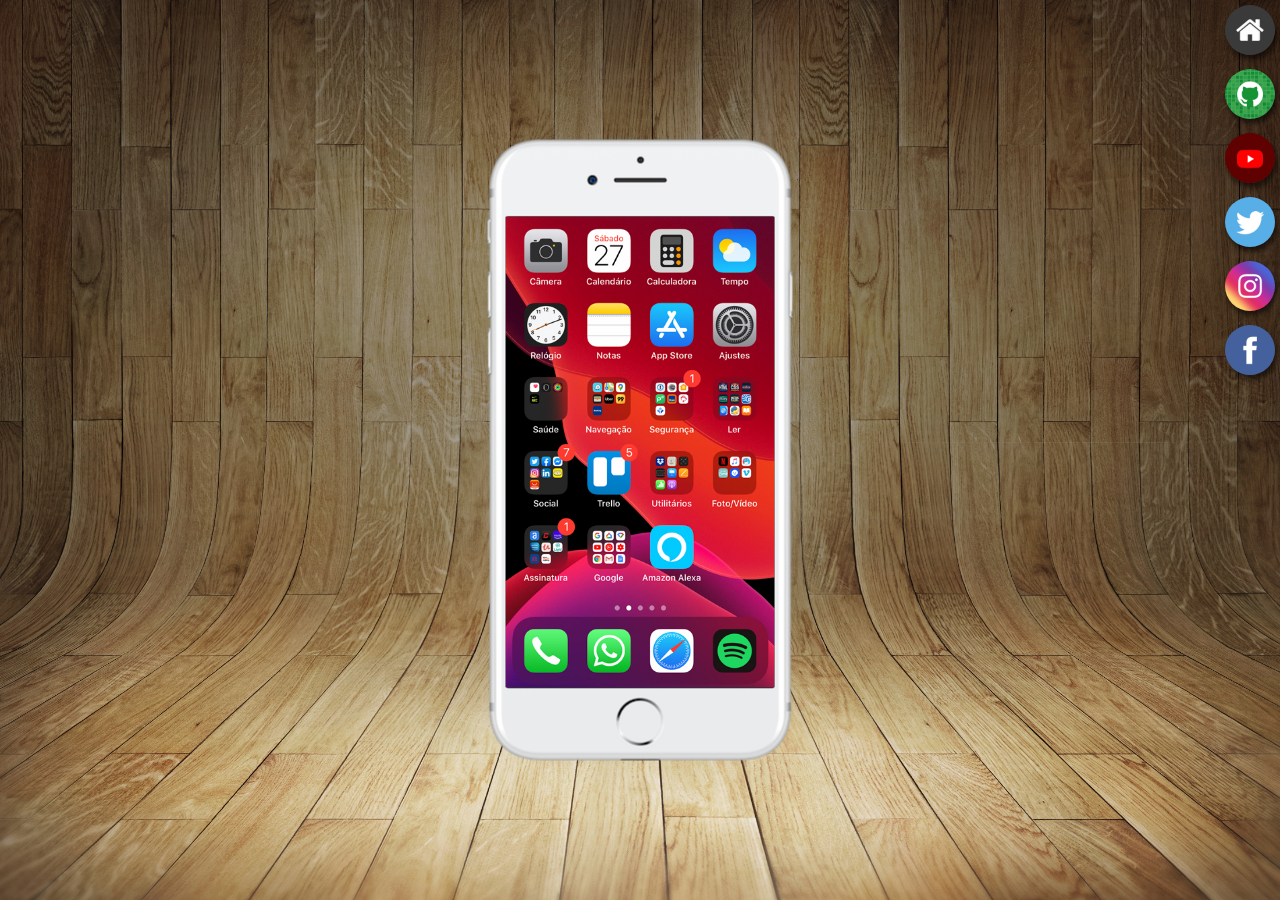
<file: index.html>
<!DOCTYPE html>
<html lang="pt-br">
<head>
    <meta charset="UTF-8">
    <meta http-equiv="X-UA-Compatible" content="IE=edge">
    <meta name="viewport" content="width=device-width, initial-scale=1.0">
    <title>Projeto das redes sociais</title>
    <link rel="shortcut icon" href="pacote-d013/favicon.ico" type="image/x-icon">
    <link rel="stylesheet" href="estilos/estilo.css">

</head>
<main>
    <section id="telefone">
        <iframe src="home.html" name="tela" id="tela" frameborder="0">

        </iframe>
    </section>

    <section id="redes-sociais">
        <a href="home.html" target="tela"><img src="pacote-d013/imagens/logo-home.jpg" alt="logo-home"></a><br>
        <a href="github.html" target="tela"><img src="pacote-d013/imagens/logo-github.jpg" alt="github"></a><br>
        <a href="youtube.html" target="tela"><img src="pacote-d013/imagens/logo-youtube.jpg" alt="youtube"></a><br>
        <a href="twitter.html" target="tela"><img src="pacote-d013/imagens/logo-twitter.jpg" alt="twitter"></a><br>
        <a href="instagram.html" target="tela"><img src="pacote-d013/imagens/logo-instagram.jpg" alt="instagram"></a><br>
        <a href="facebook.html" target="tela"><img src="pacote-d013/imagens/logo-facebook.jpg" alt="facebook"></a>
    </section>
</main>
<body>
    
</body>
</html>
</file>
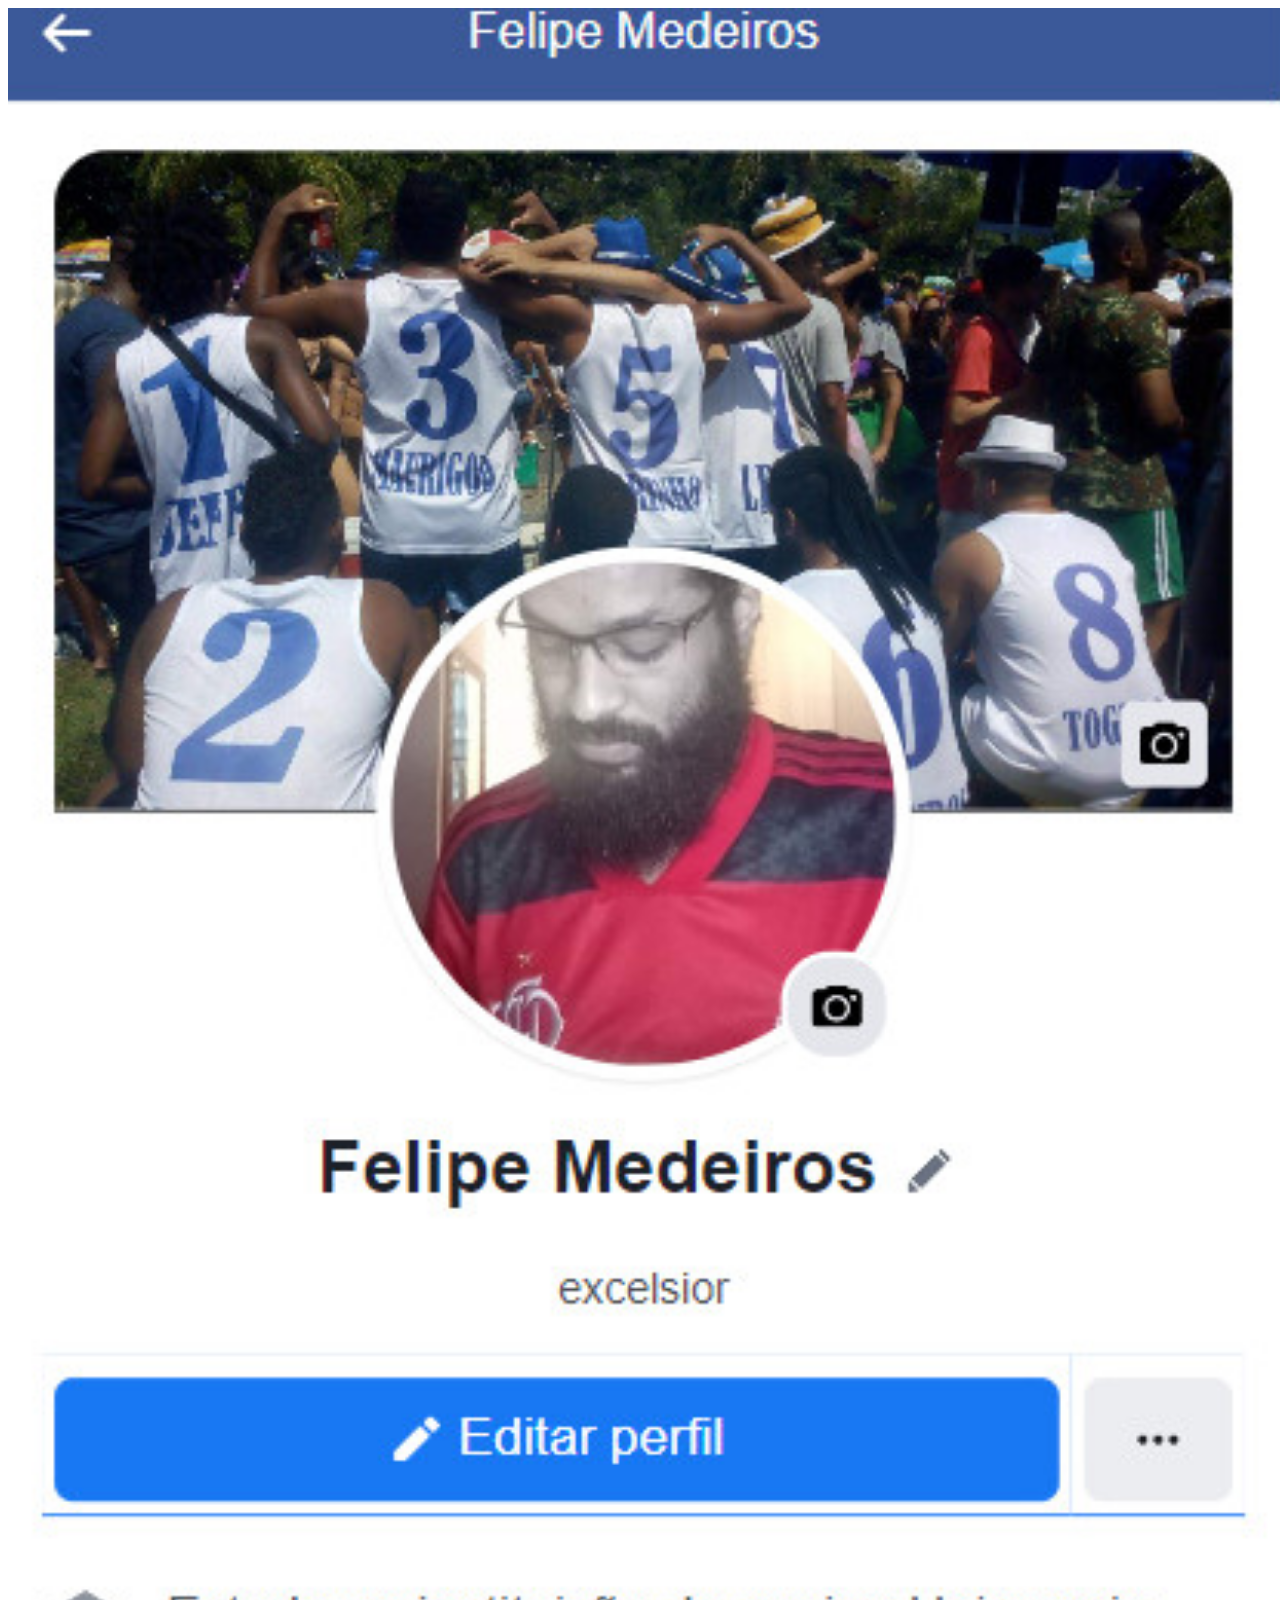
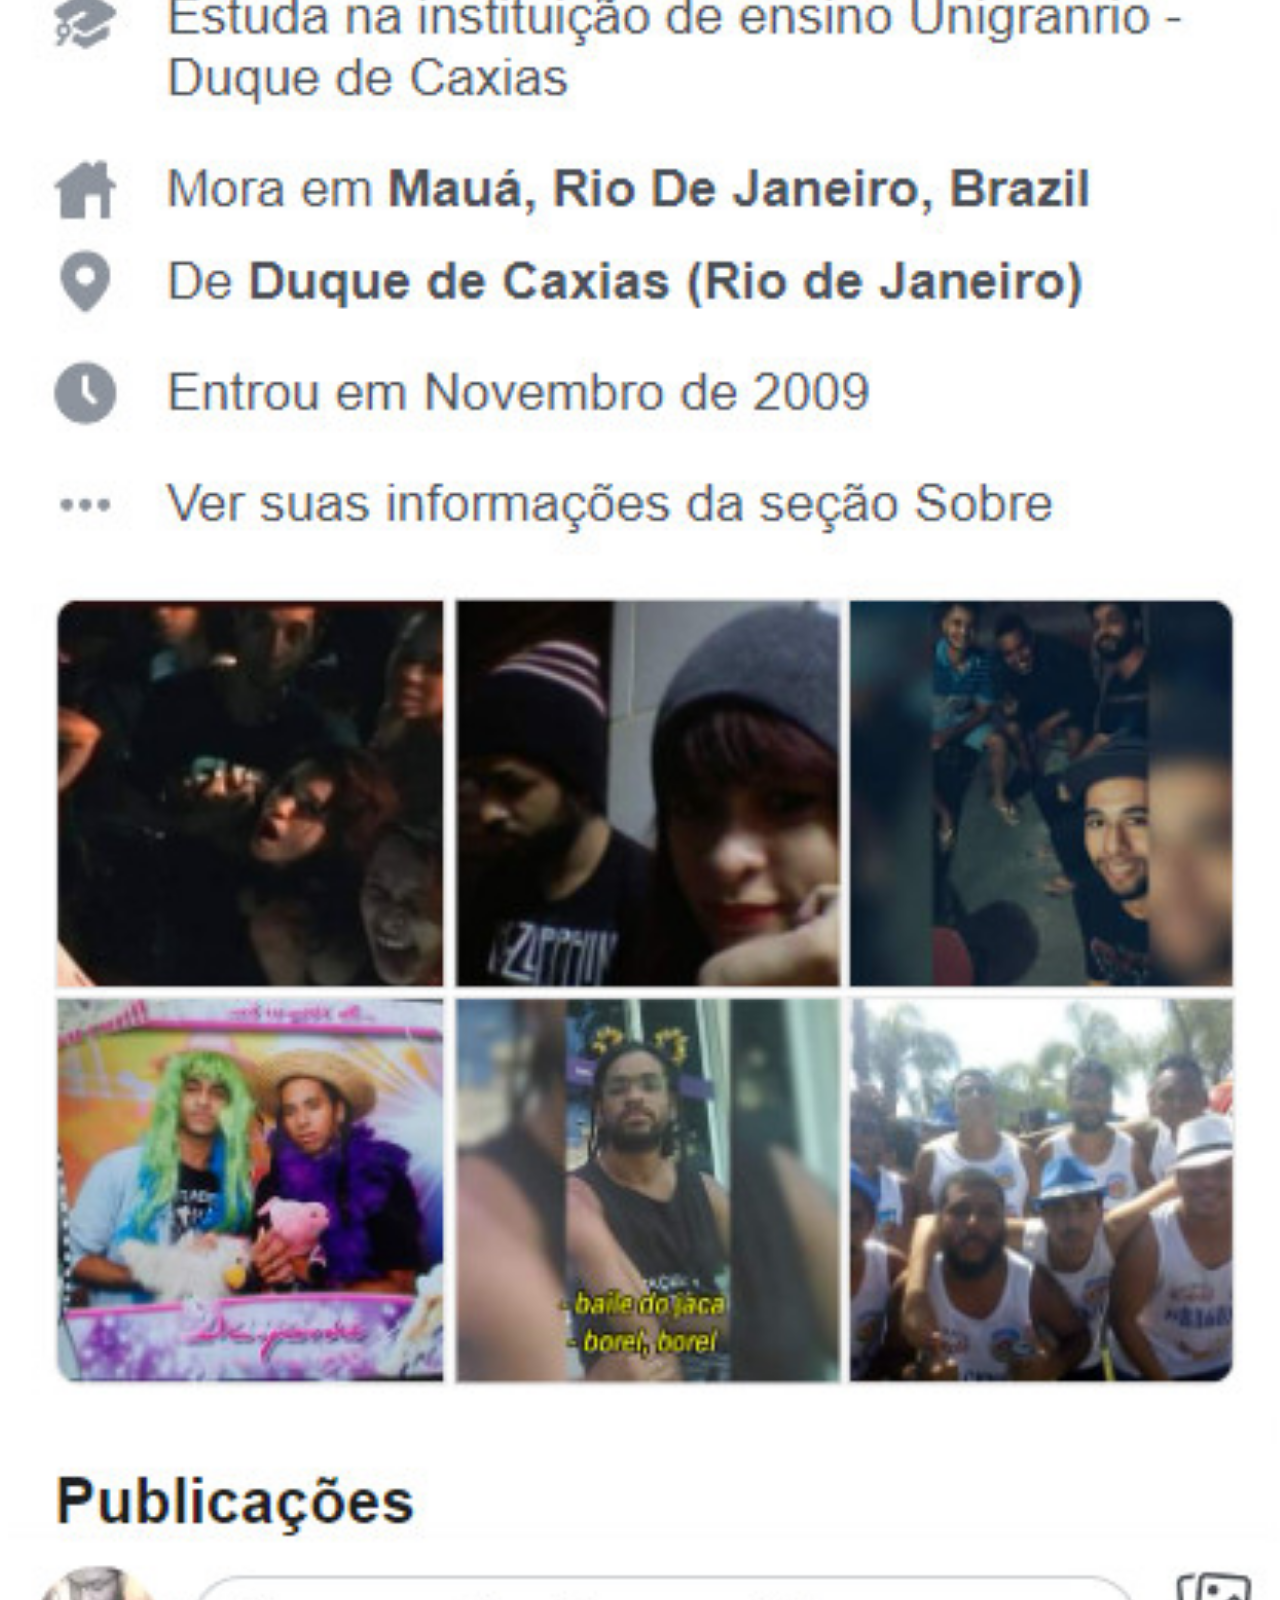
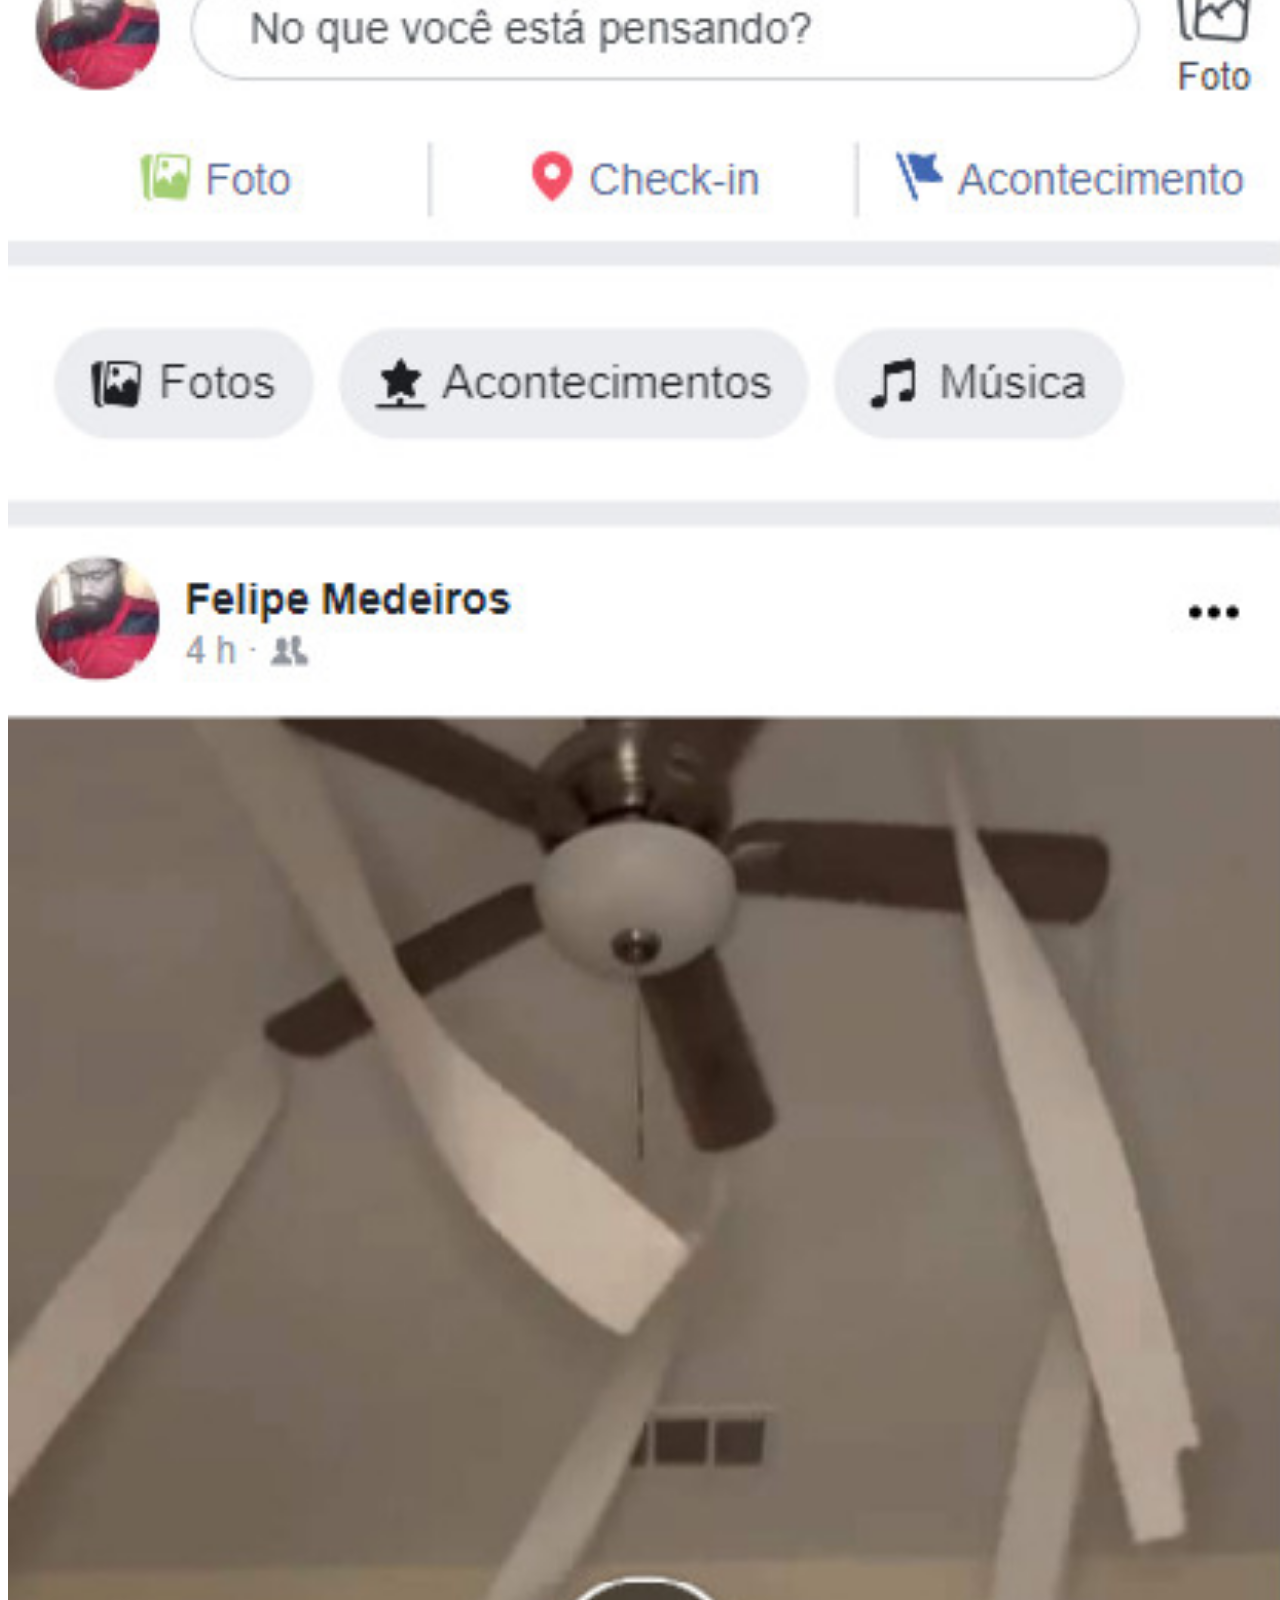
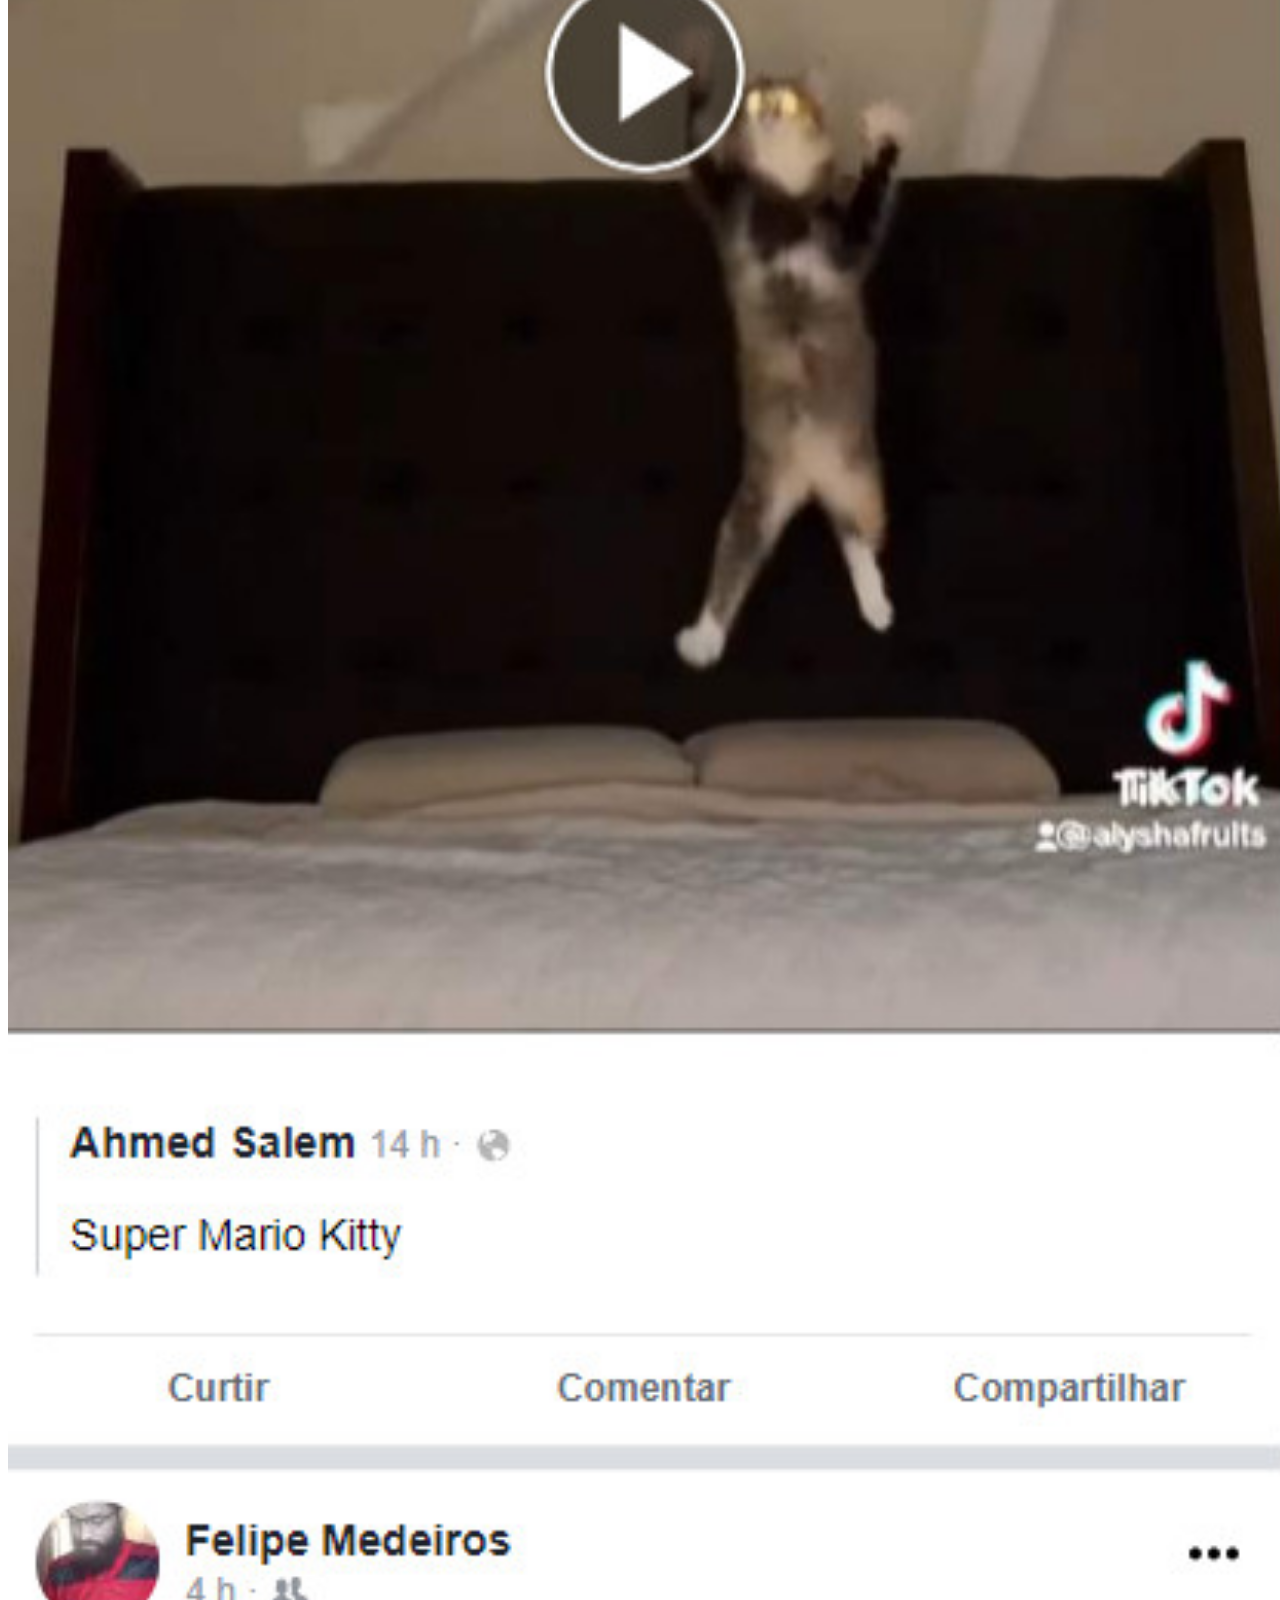
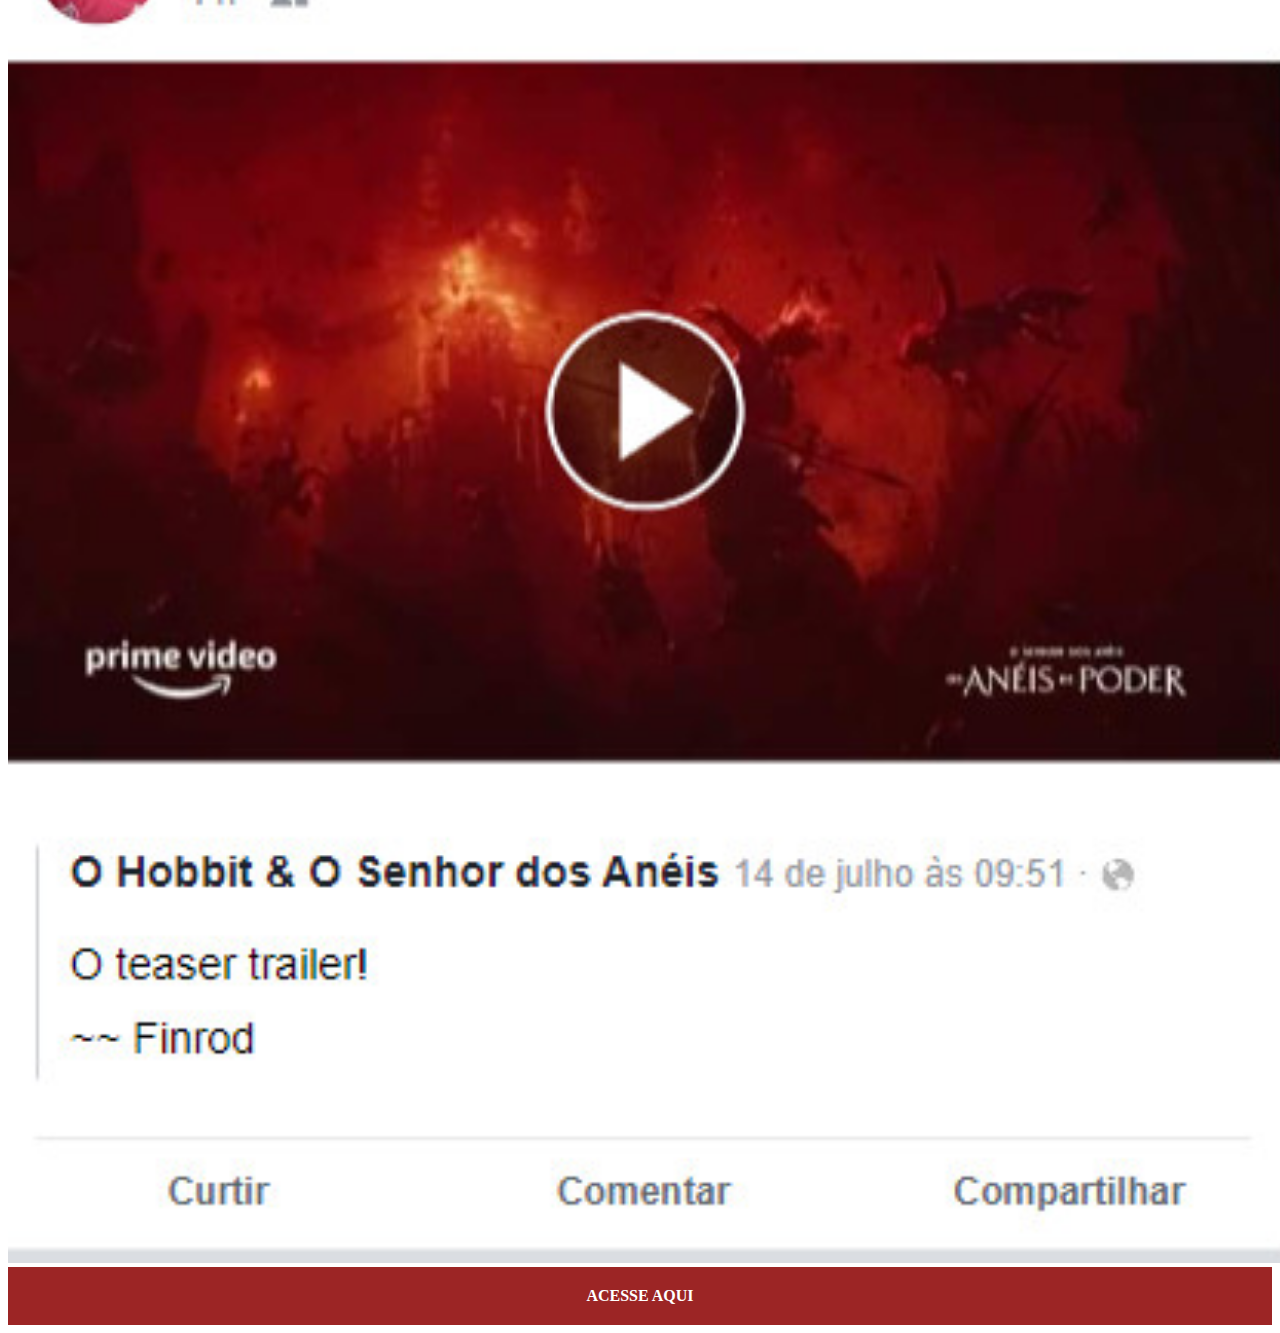
<file: facebook.html>
<!DOCTYPE html>
<html lang="en">
<head>
    <meta charset="UTF-8">
    <meta http-equiv="X-UA-Compatible" content="IE=edge">
    <meta name="viewport" content="width=device-width, initial-scale=1.0">
    <title>facebook</title>
    <link rel="stylesheet" href="estilos/social.css">
</head>
<body>
    <img src="pacote-d013/imagens/tela-facebook.jpg" alt="facebook">
    <a href="https://www.facebook.com/fmedeirost1/" target="_blank">ACESSE AQUI</a>
</body>
</html>
</file>
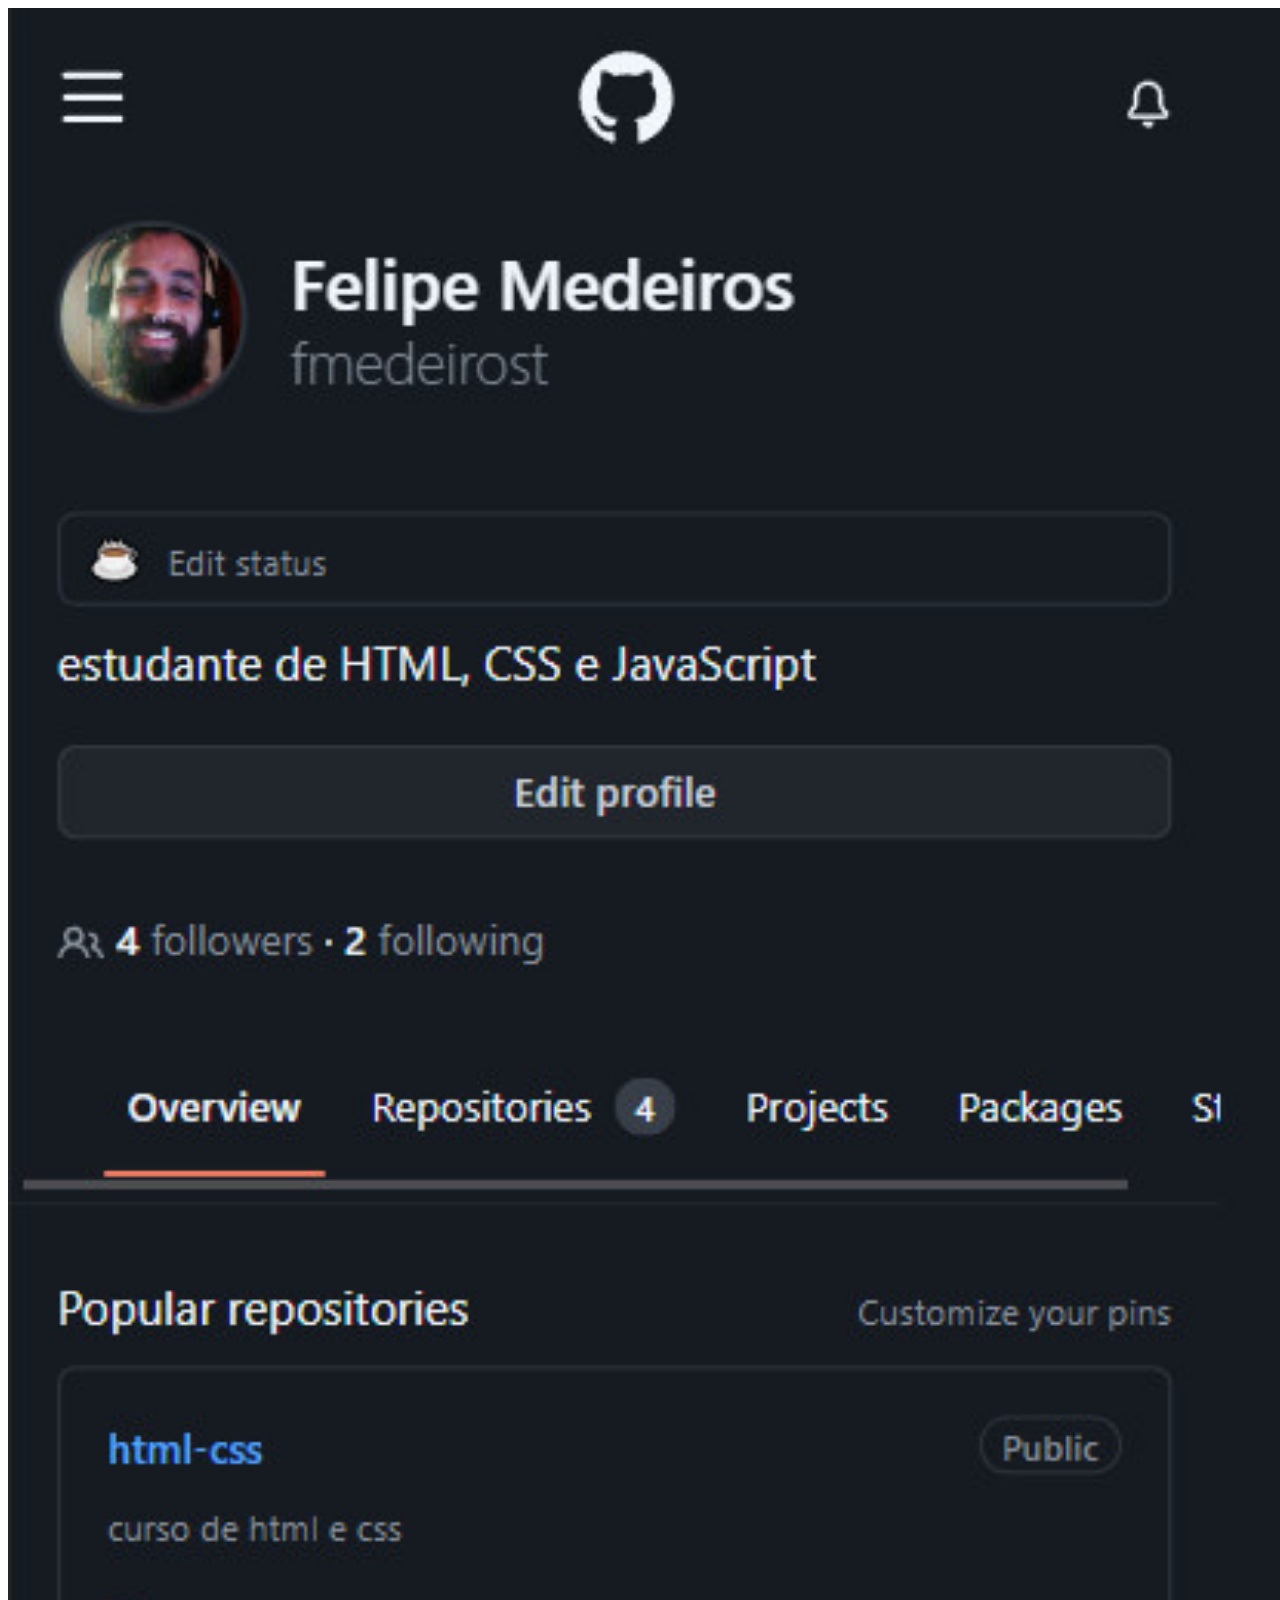
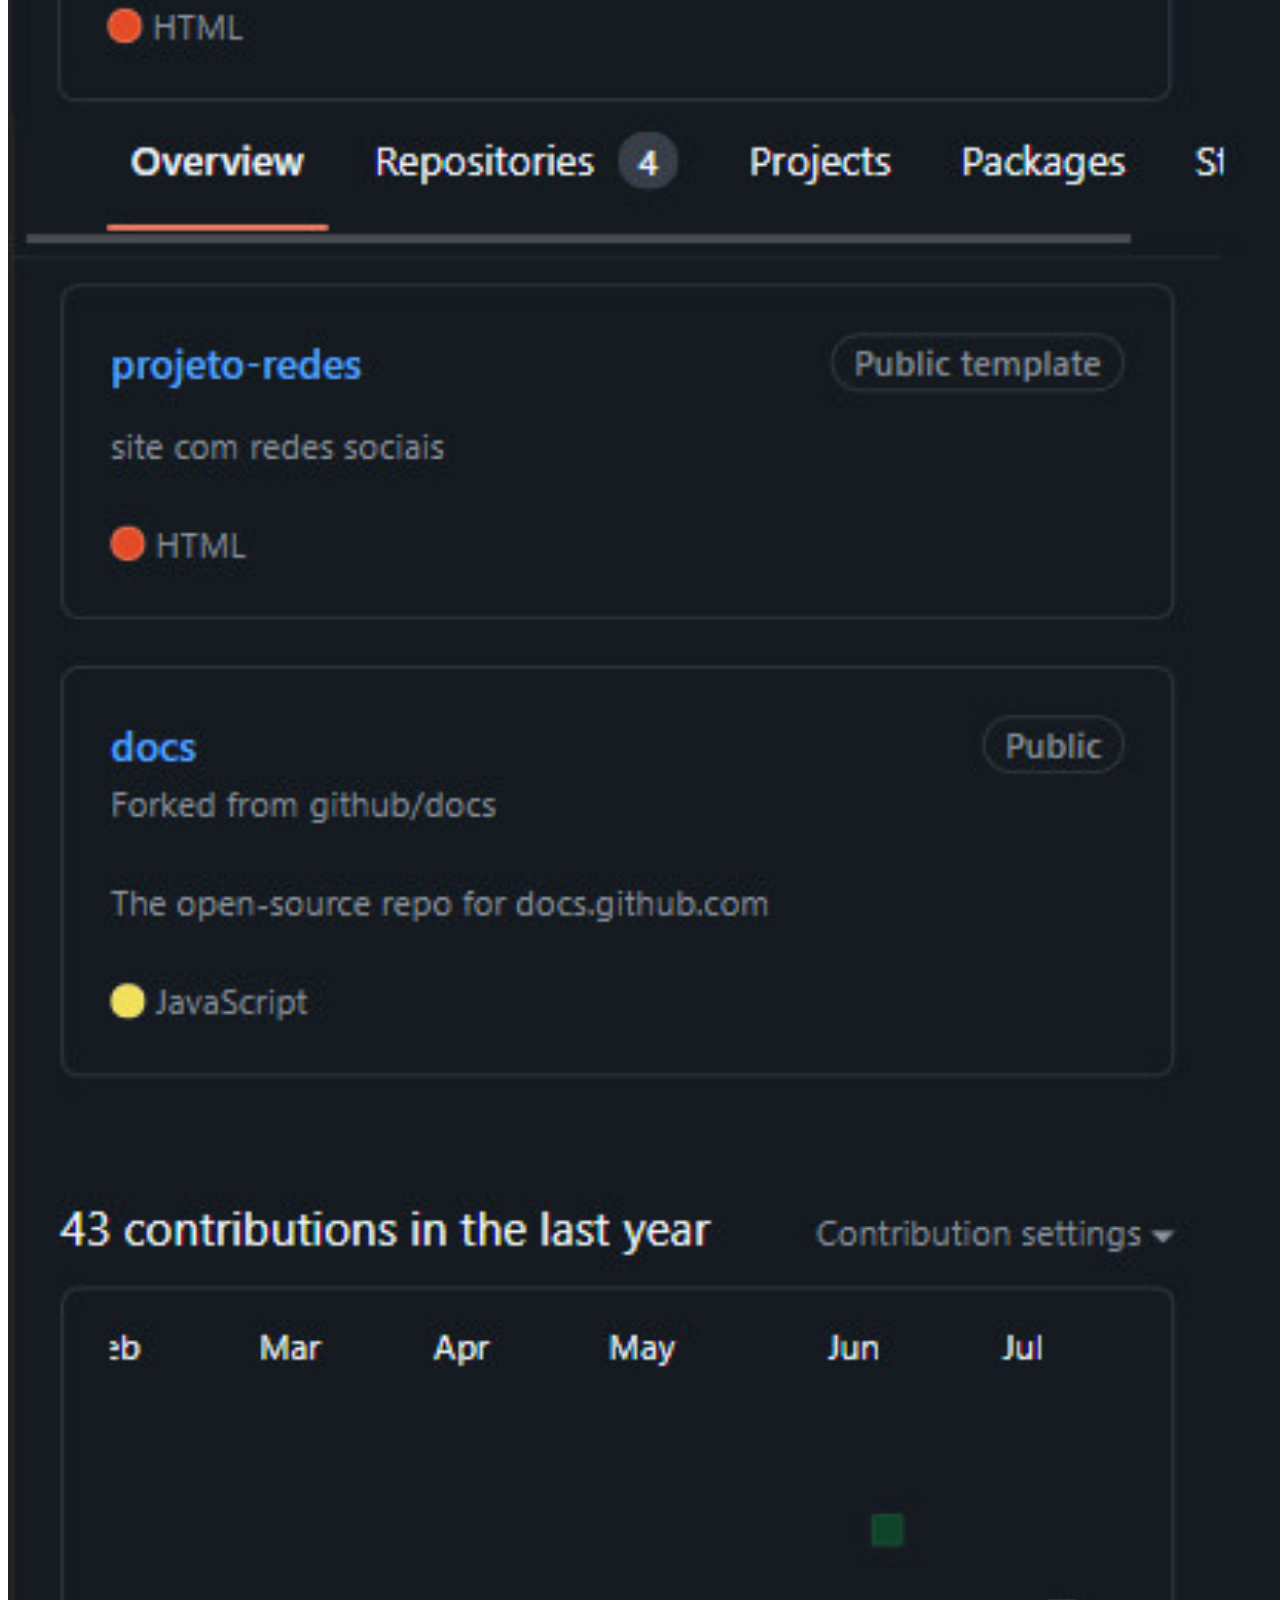
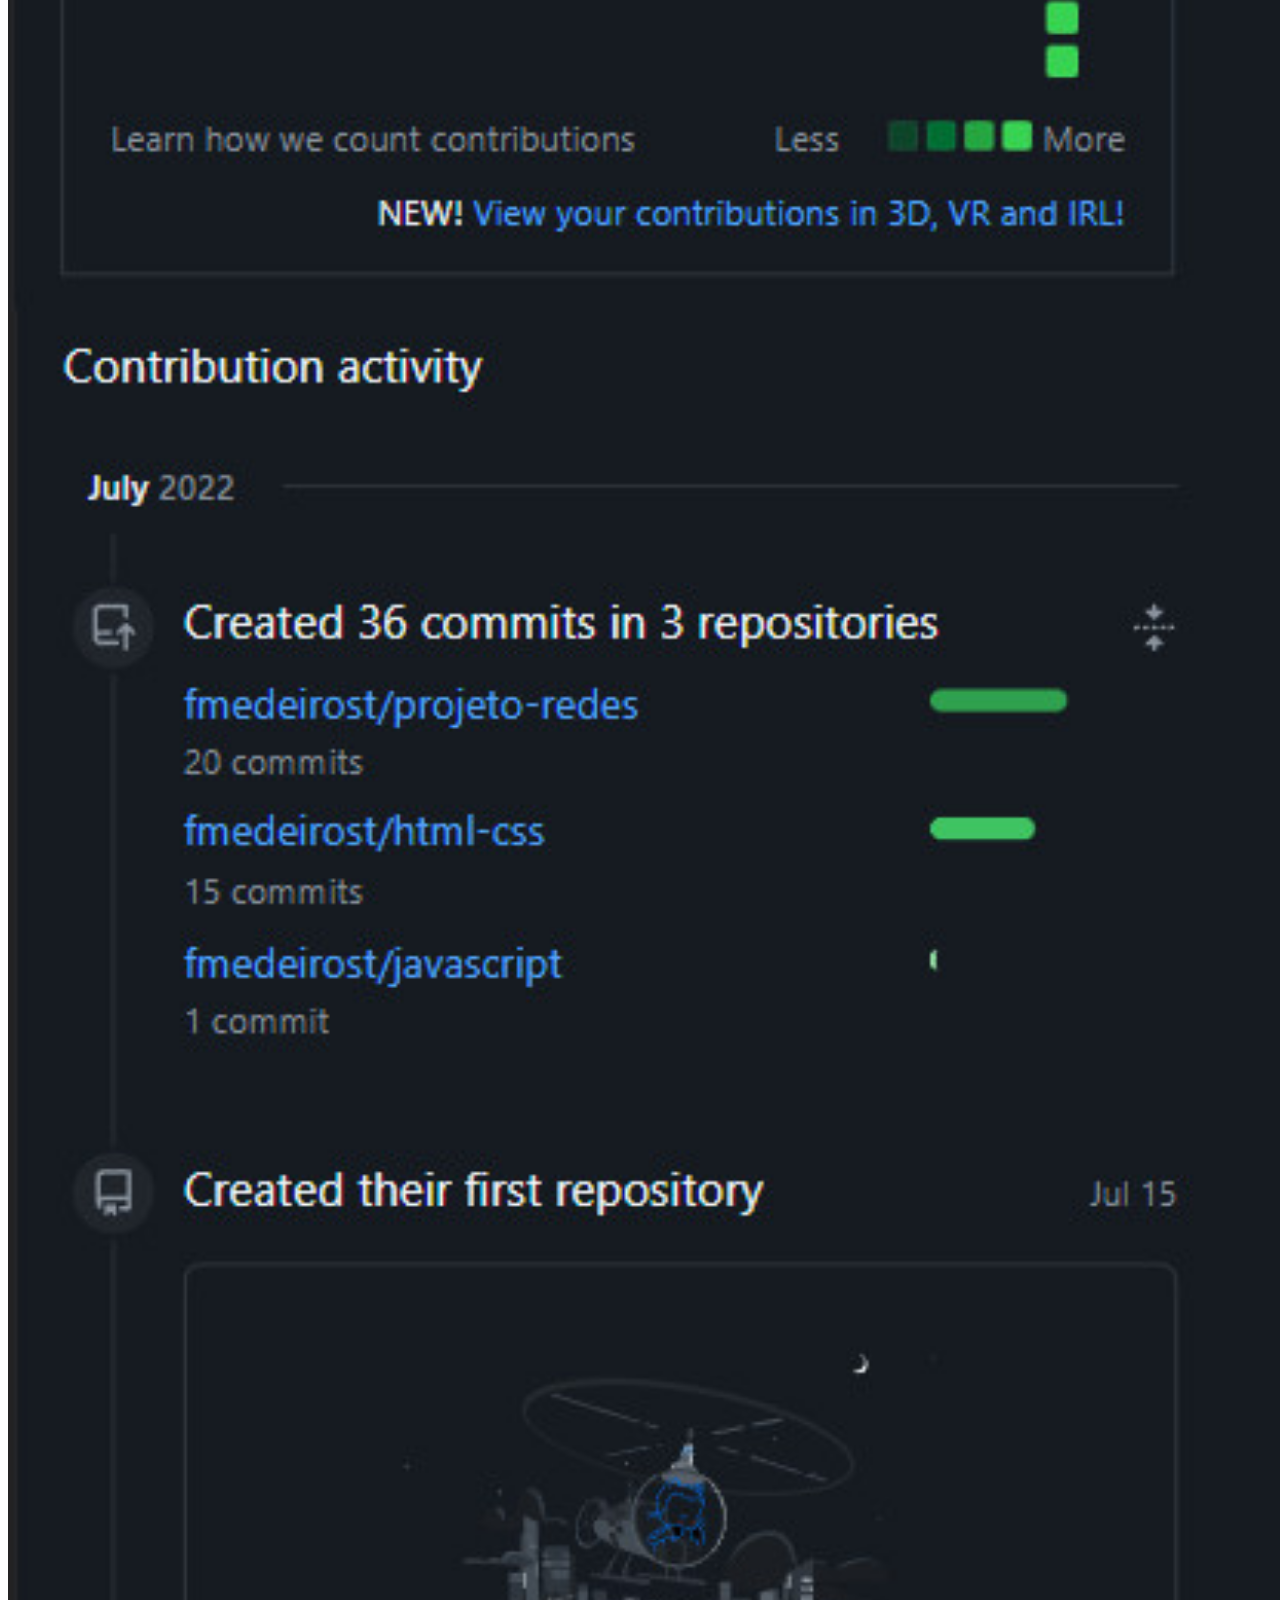
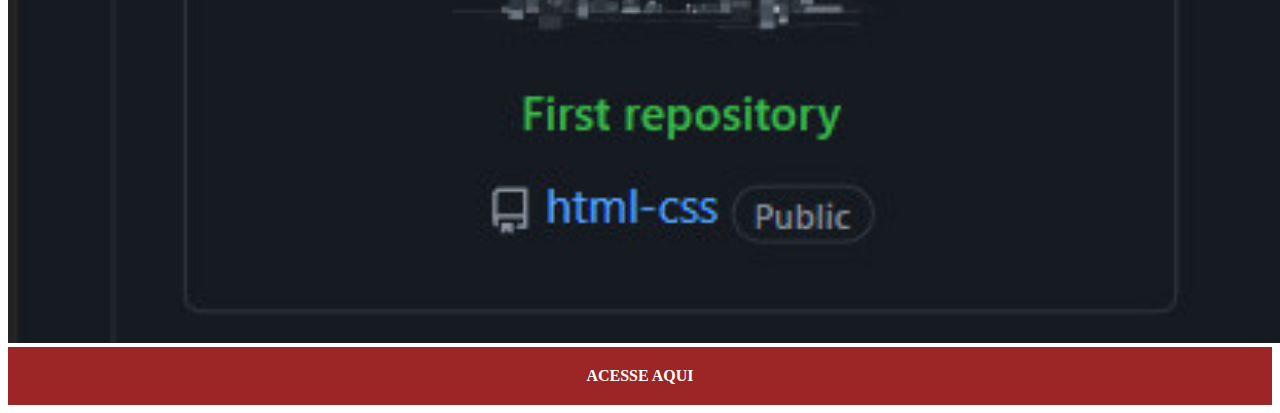
<file: github.html>
<!DOCTYPE html>
<html lang="pt-br">
<head>
    <meta charset="UTF-8">
    <meta http-equiv="X-UA-Compatible" content="IE=edge">
    <meta name="viewport" content="width=device-width, initial-scale=1.0">
    <title>Github</title>
    <link rel="stylesheet" href="estilos/social.css">
</head>
<body>
    <img src="pacote-d013/imagens/tela-github.jpg" alt="Github">
    <a href="https://github.com/fmedeirost" target="_blank">ACESSE AQUI</a>
</body>
</html>
</file>
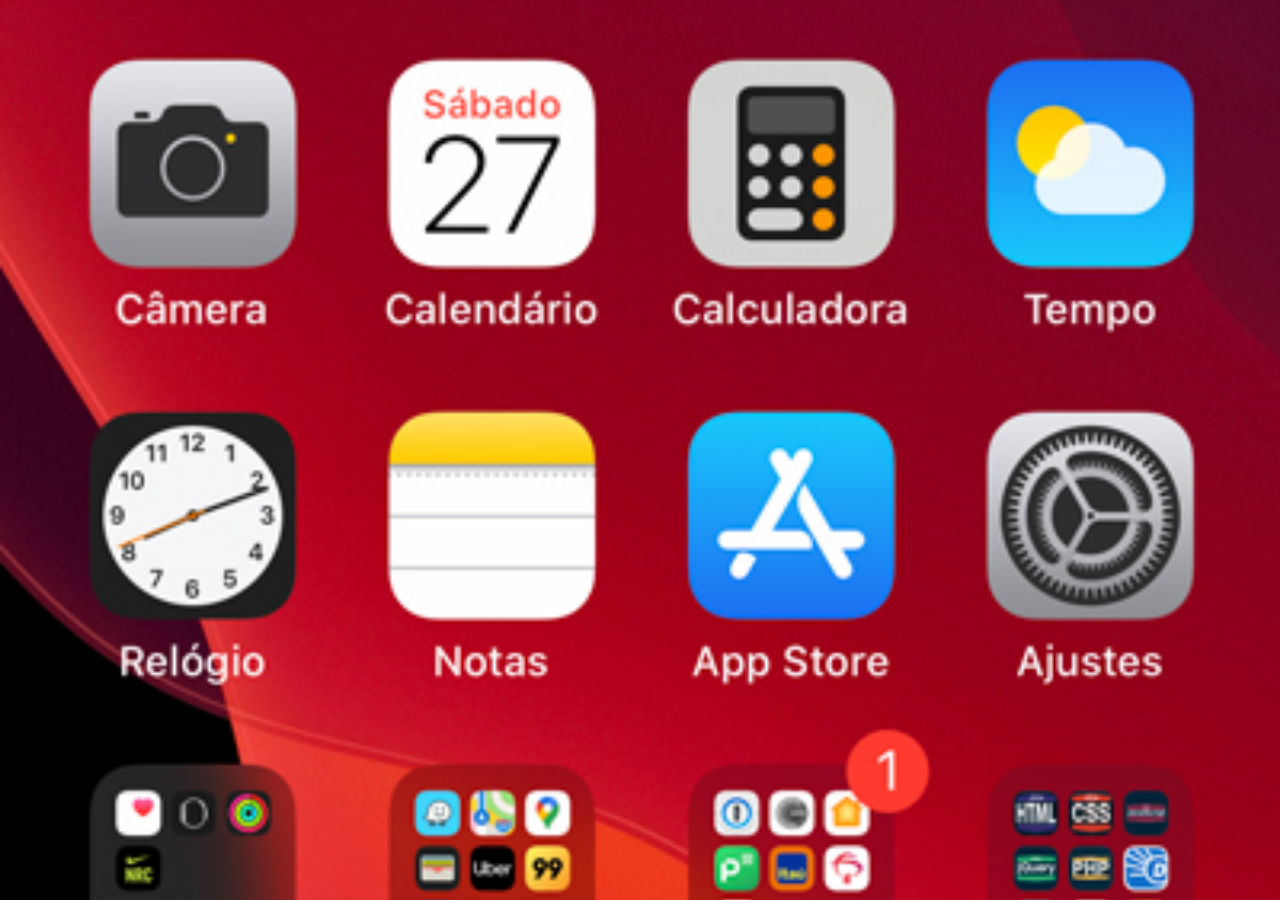
<file: home.html>
<!DOCTYPE html>
<html lang="pt-br">
<head>
    <meta charset="UTF-8">
    <meta http-equiv="X-UA-Compatible" content="IE=edge">
    <meta name="viewport" content="width=device-width, initial-scale=1.0">
    <title>home</title>
    <style>
    * {
        margin: 0px;
        padding: 0px;
    }

    body {
        width: 50vw;
        height: 50vh;
        background: black url('pacote-d013/imagens/tela-home.jpg') no-repeat top center;
        background-size: cover;
    }
    </style>
</head>
<body>
   
</body>
</html>
</file>
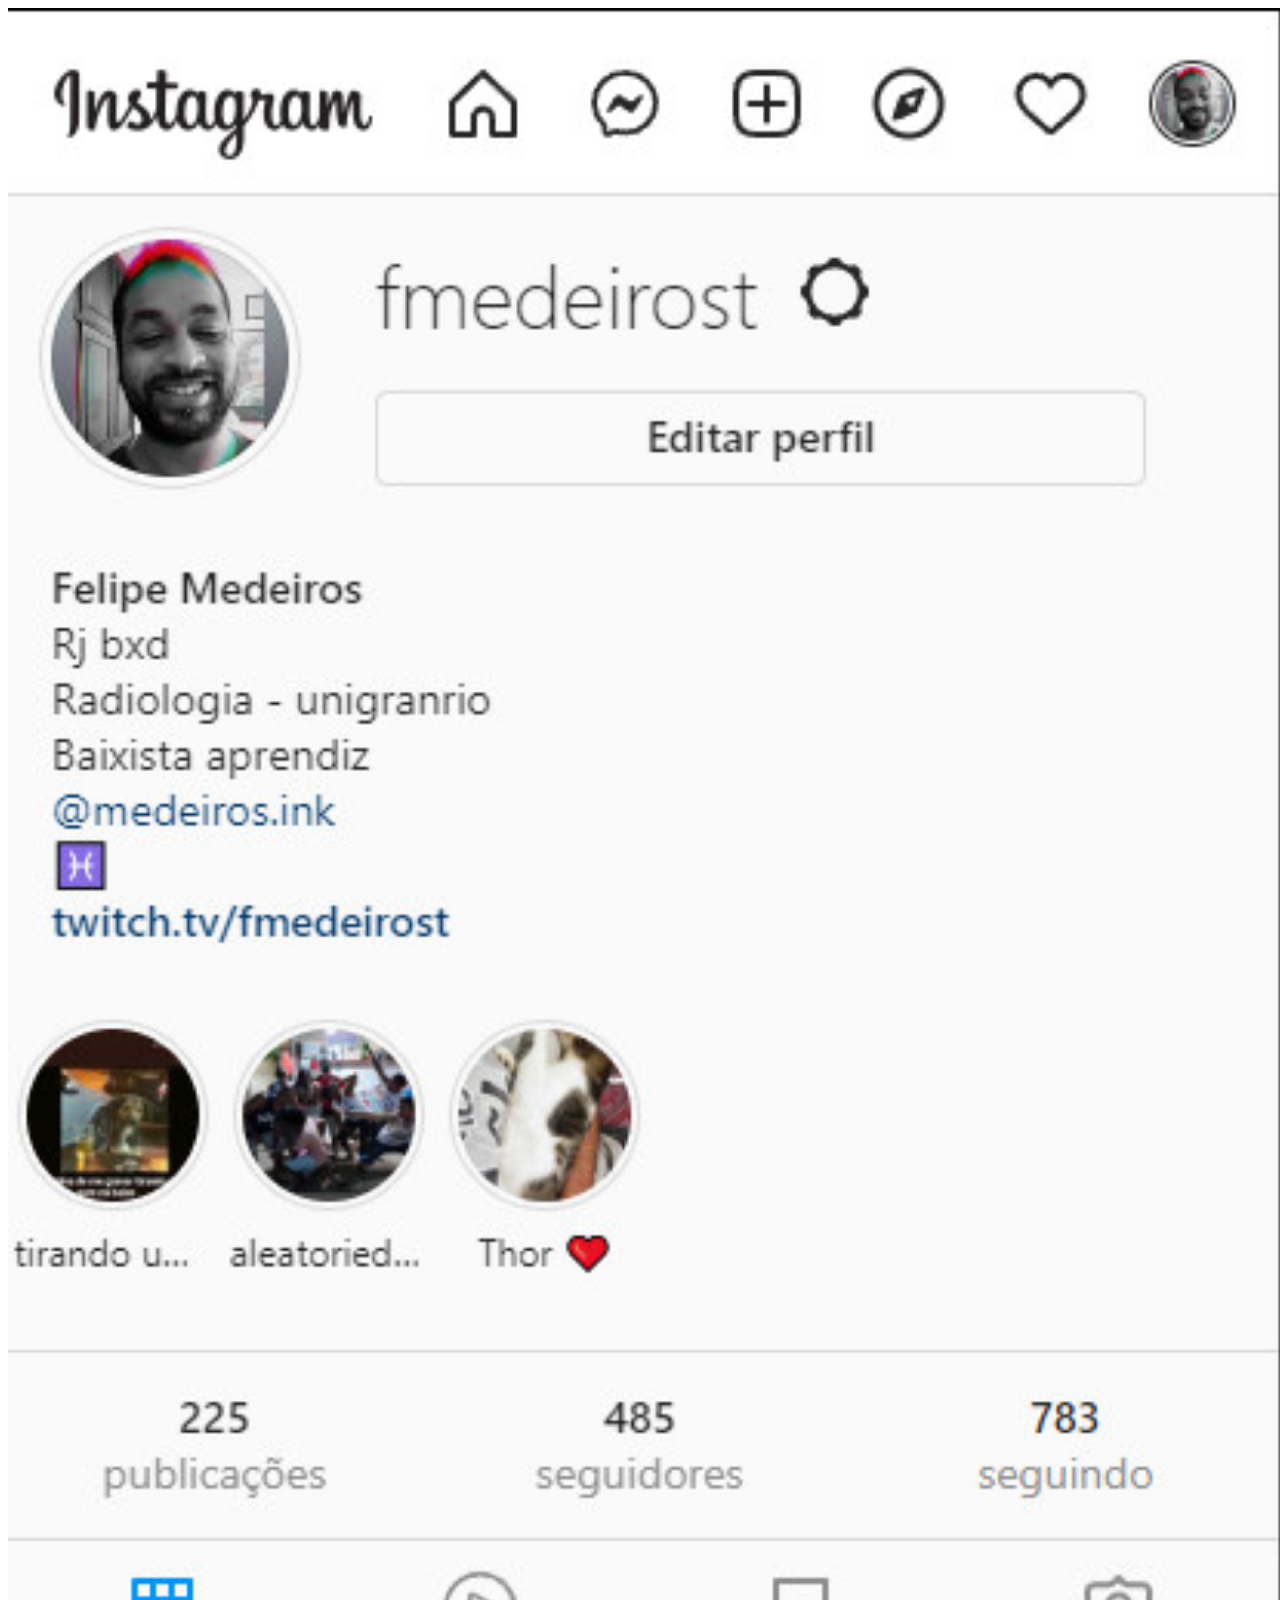
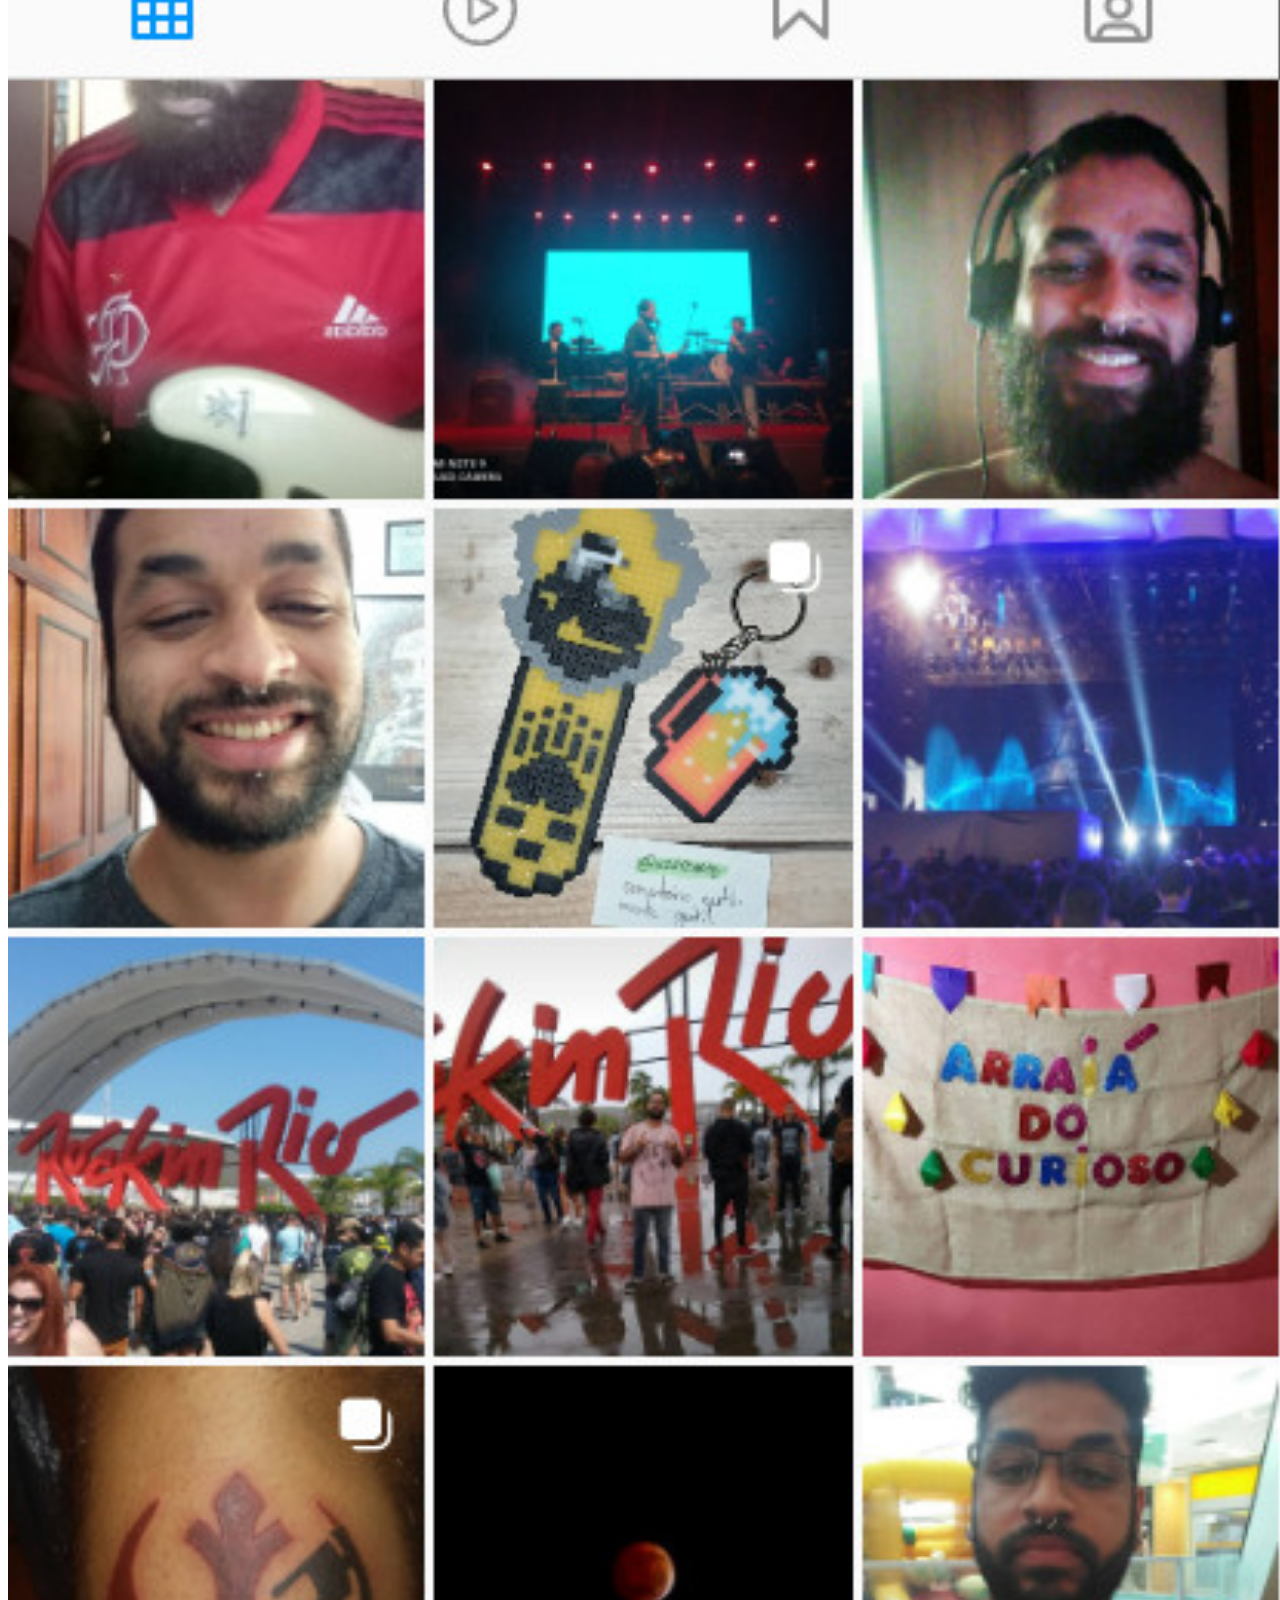
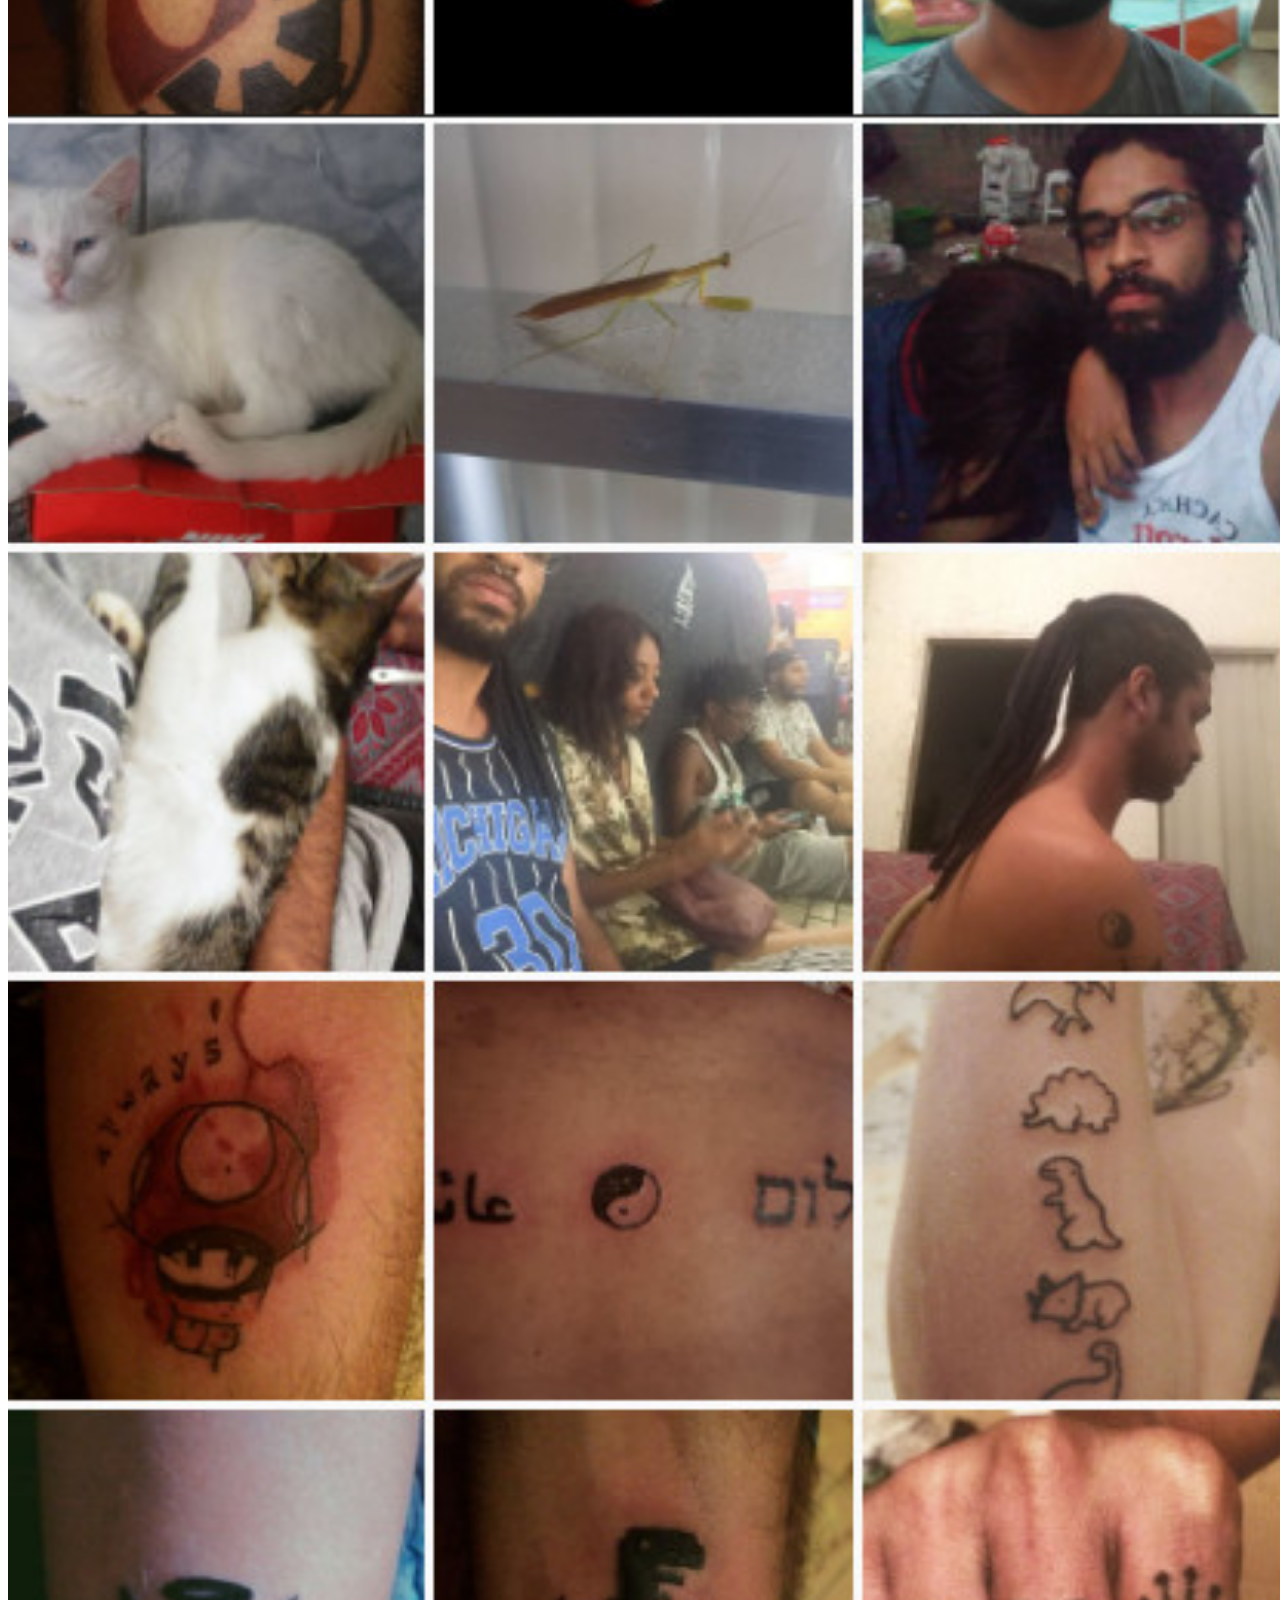
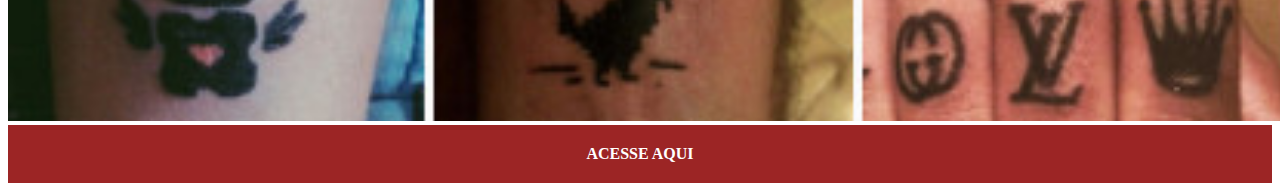
<file: instagram.html>
<!DOCTYPE html>
<html lang="pt-br">
<head>
    <meta charset="UTF-8">
    <meta http-equiv="X-UA-Compatible" content="IE=edge">
    <meta name="viewport" content="width=device-width, initial-scale=1.0">
    <title>instagram</title>
    <link rel="stylesheet" href="estilos/social.css">
</head>
<body>
    <img src="pacote-d013/imagens/tela-instagram.jpg" alt="instagram">
    <a href="https://www.instagram.com/fmedeirost/ " target="_blank">ACESSE AQUI</a>
</body>
</html>
</file>
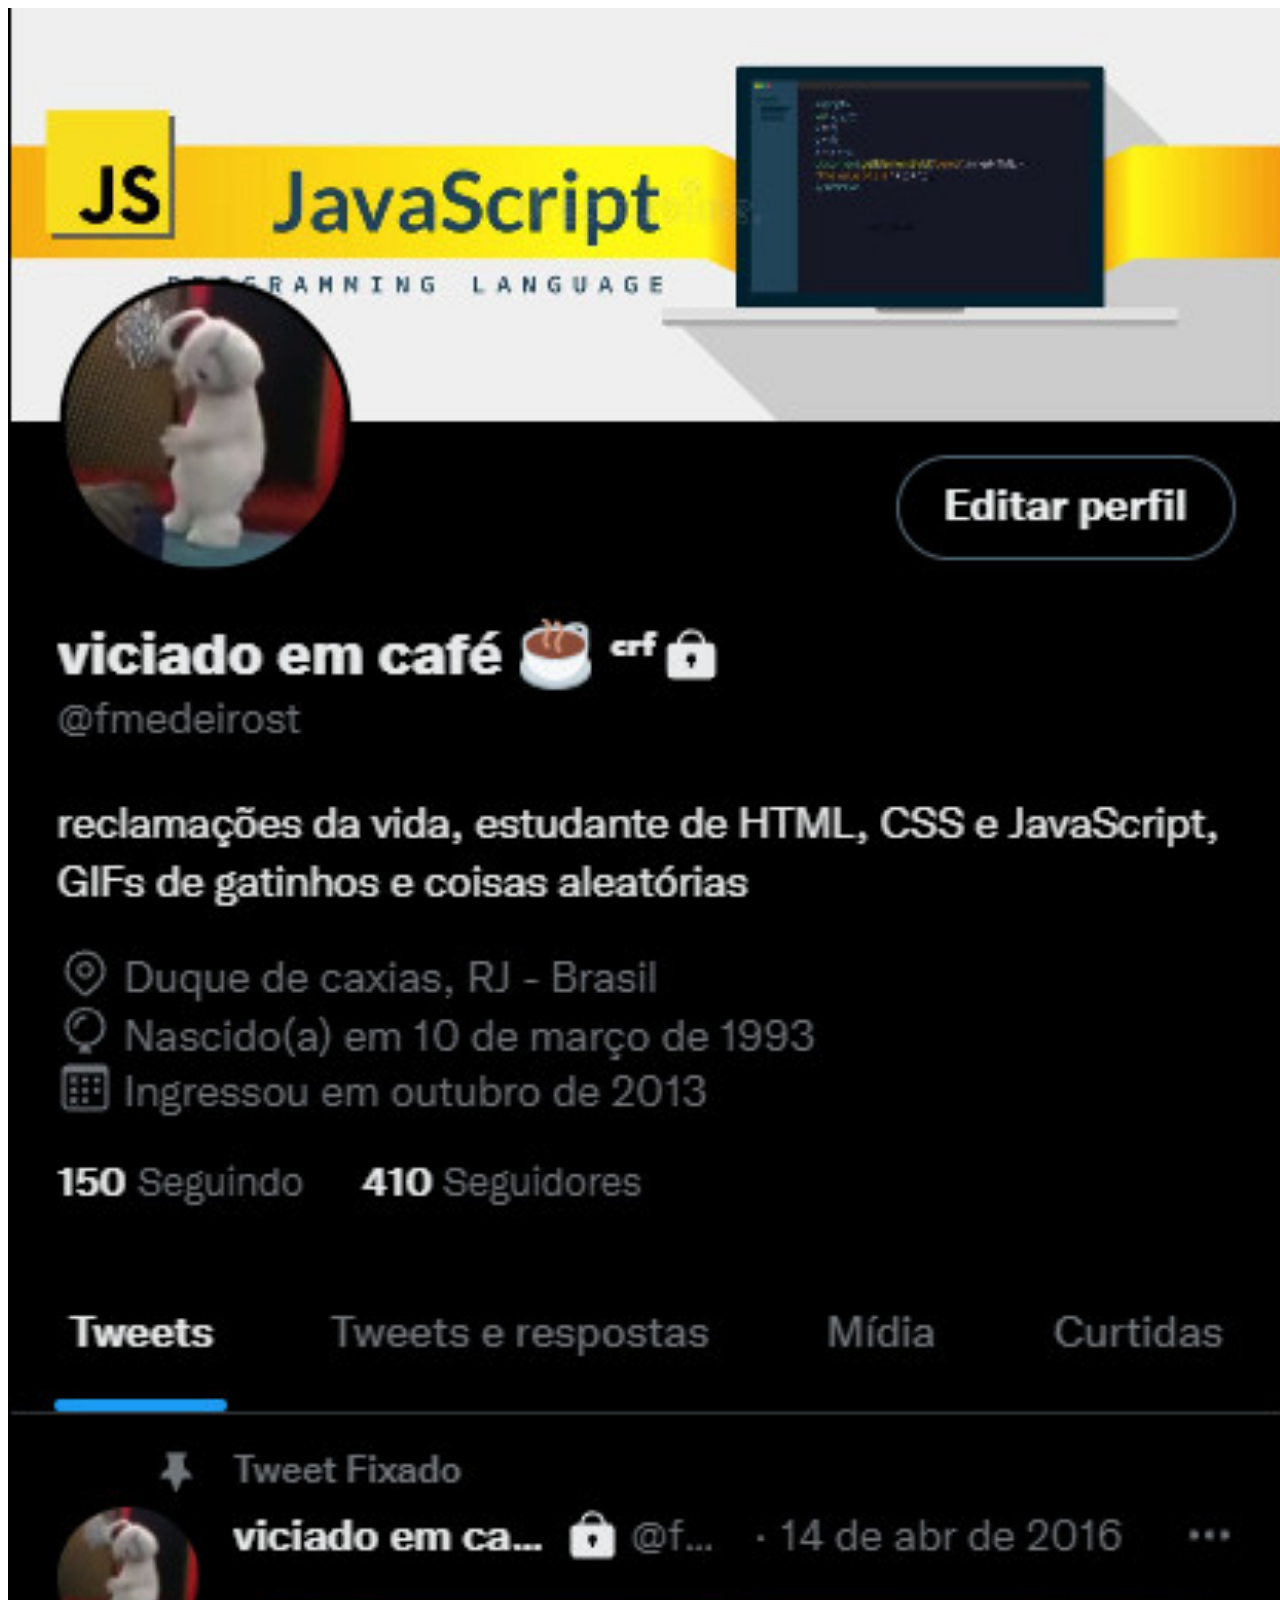
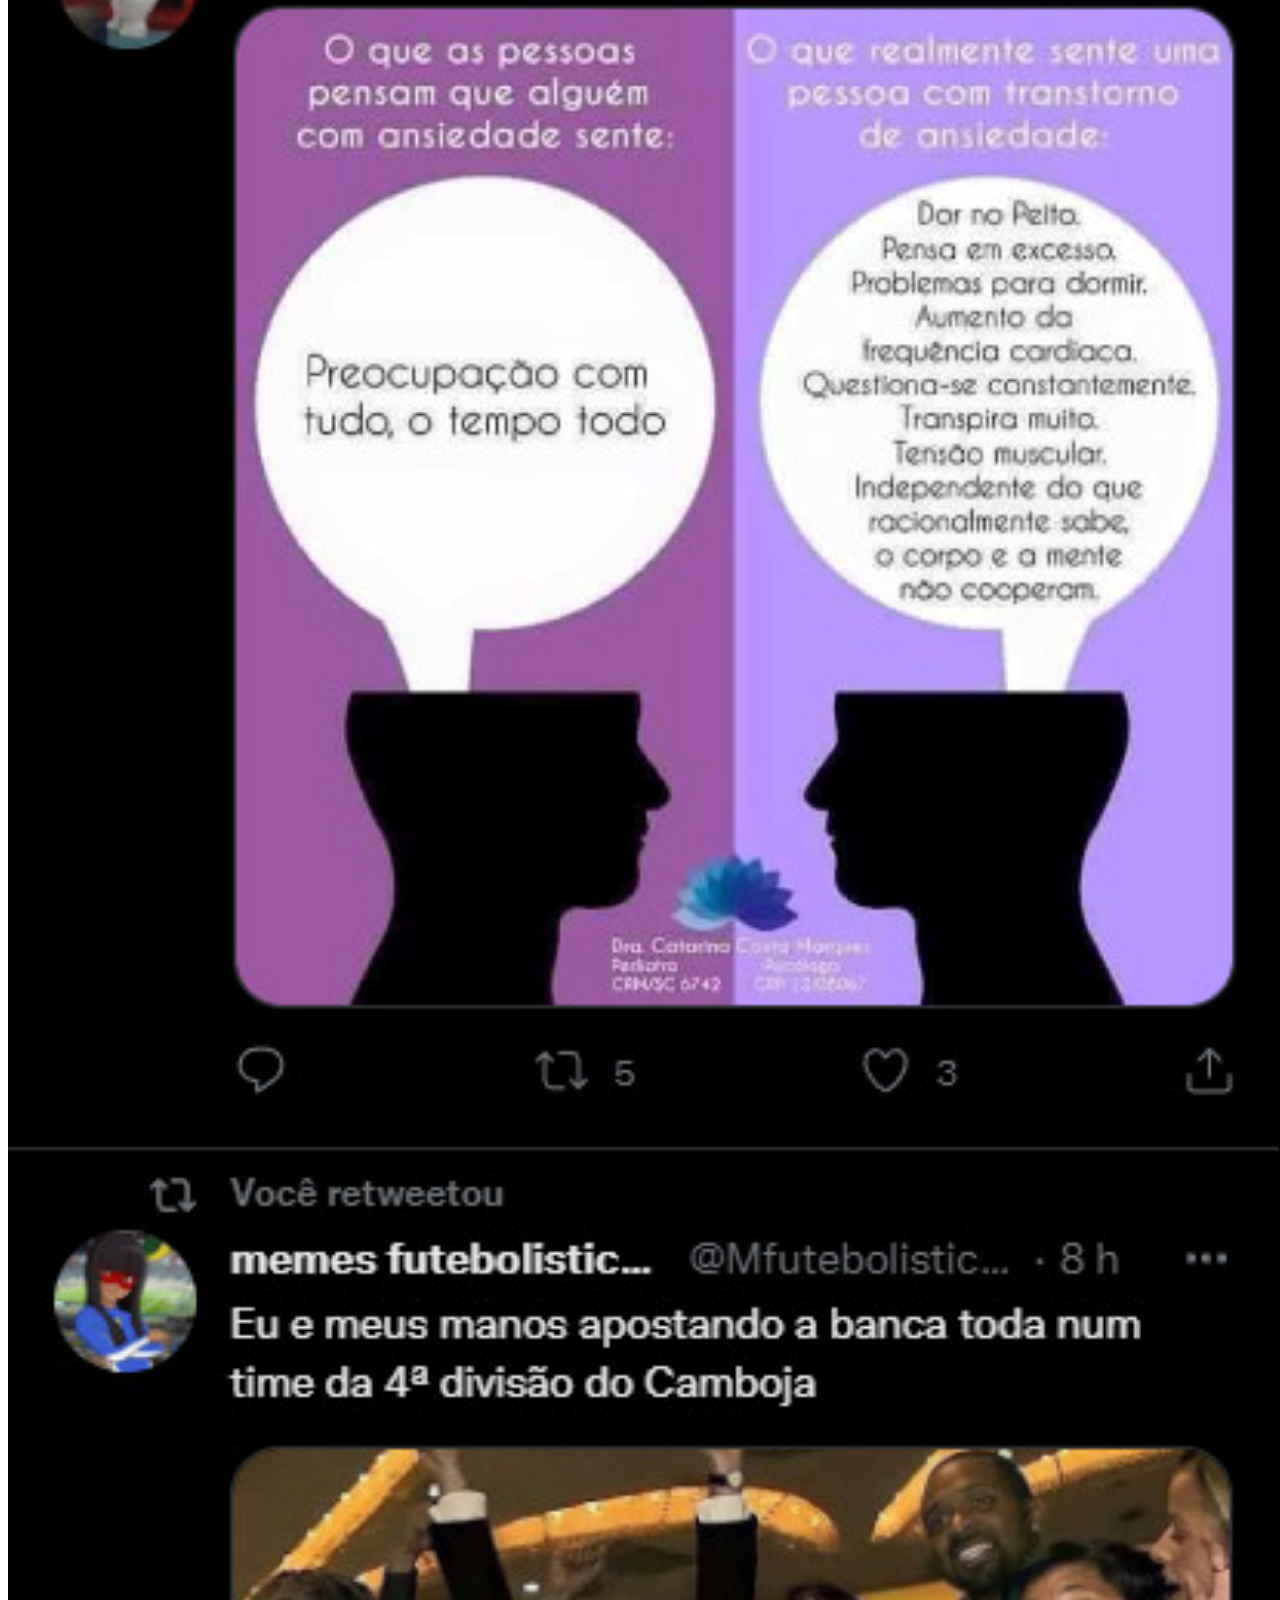
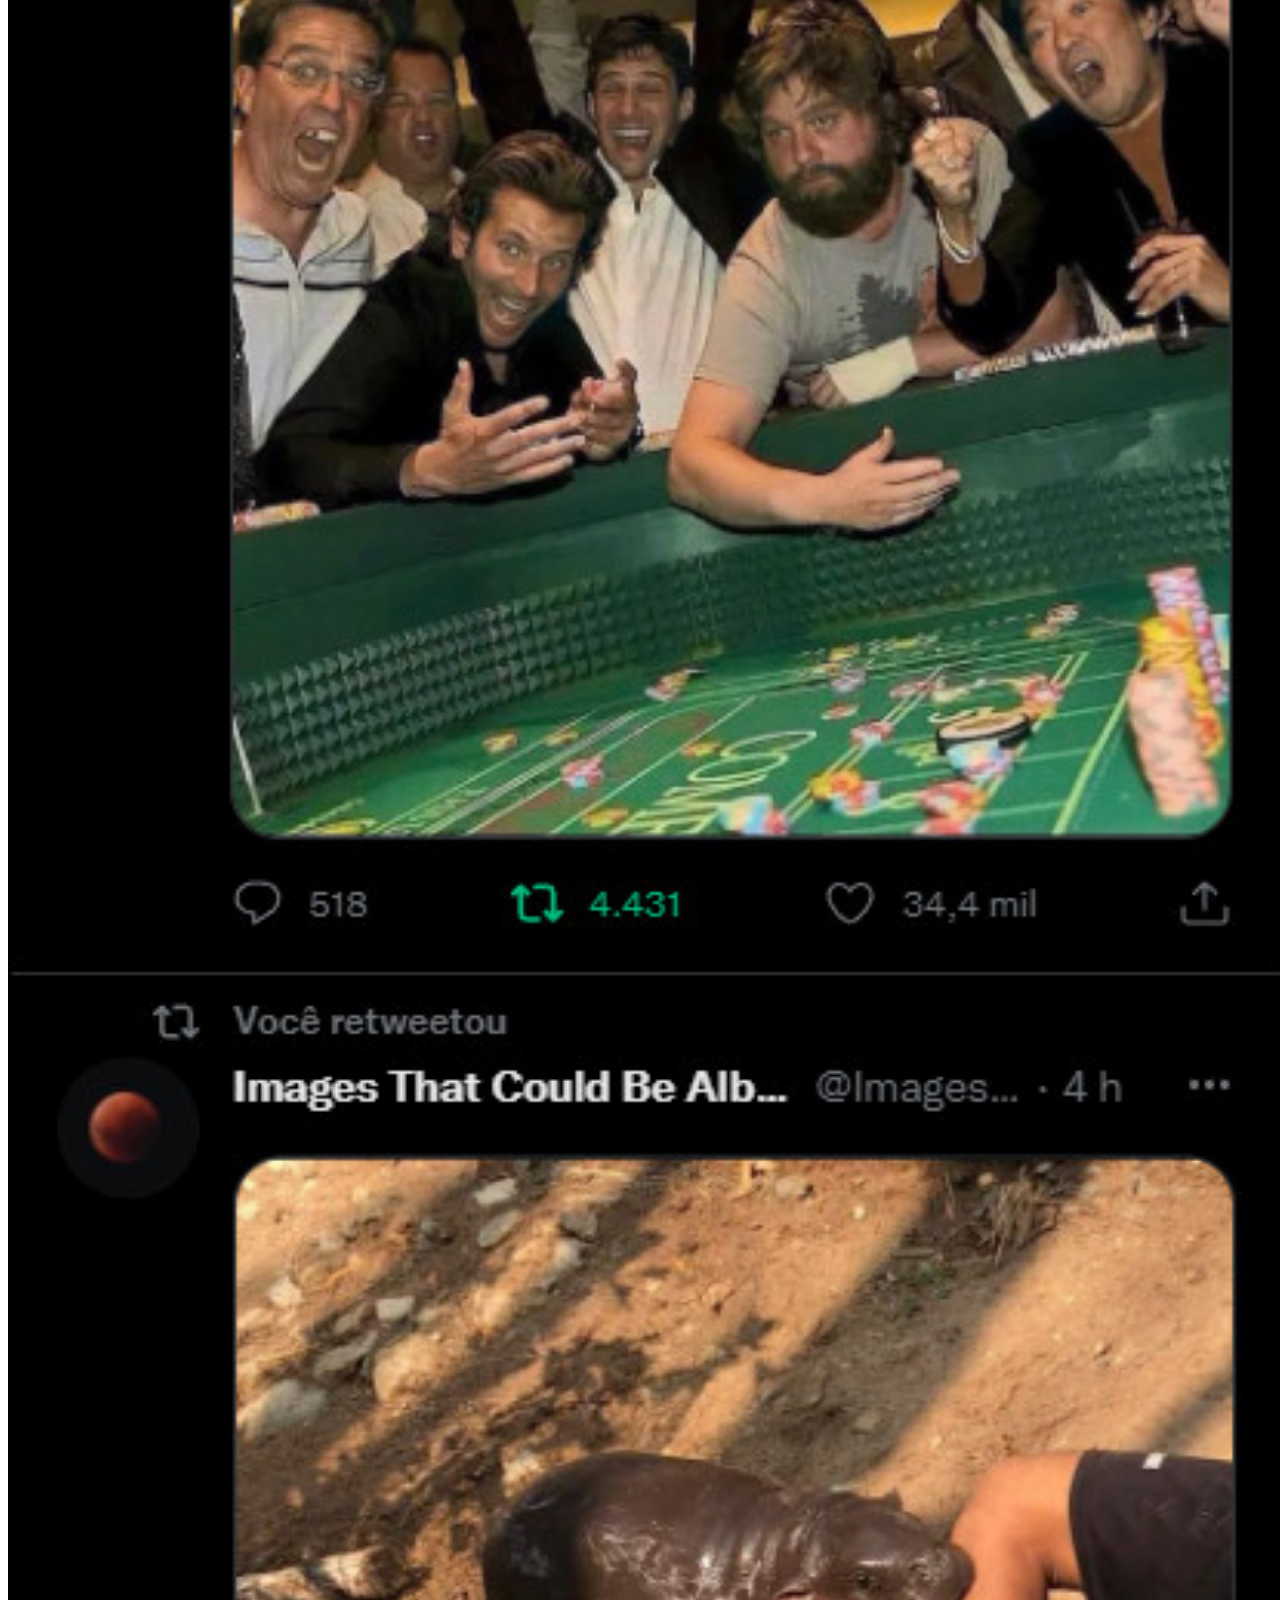
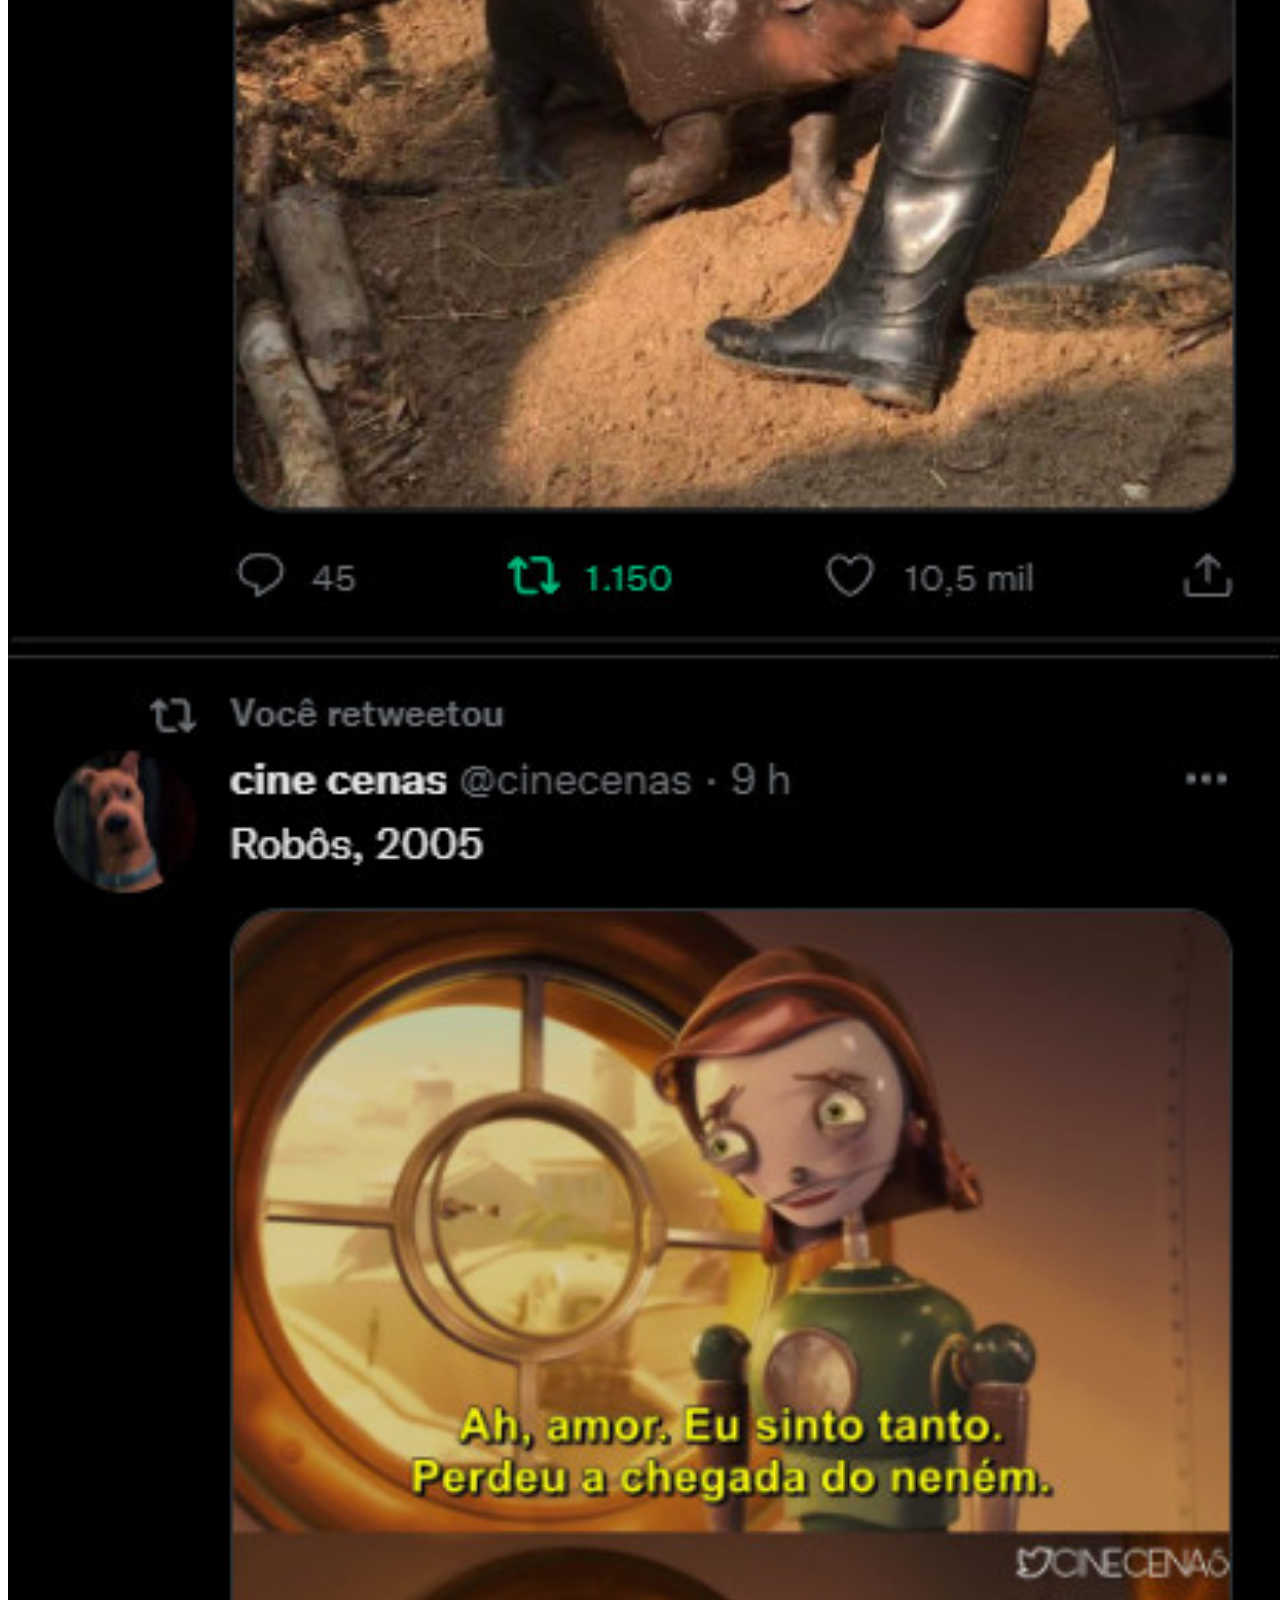
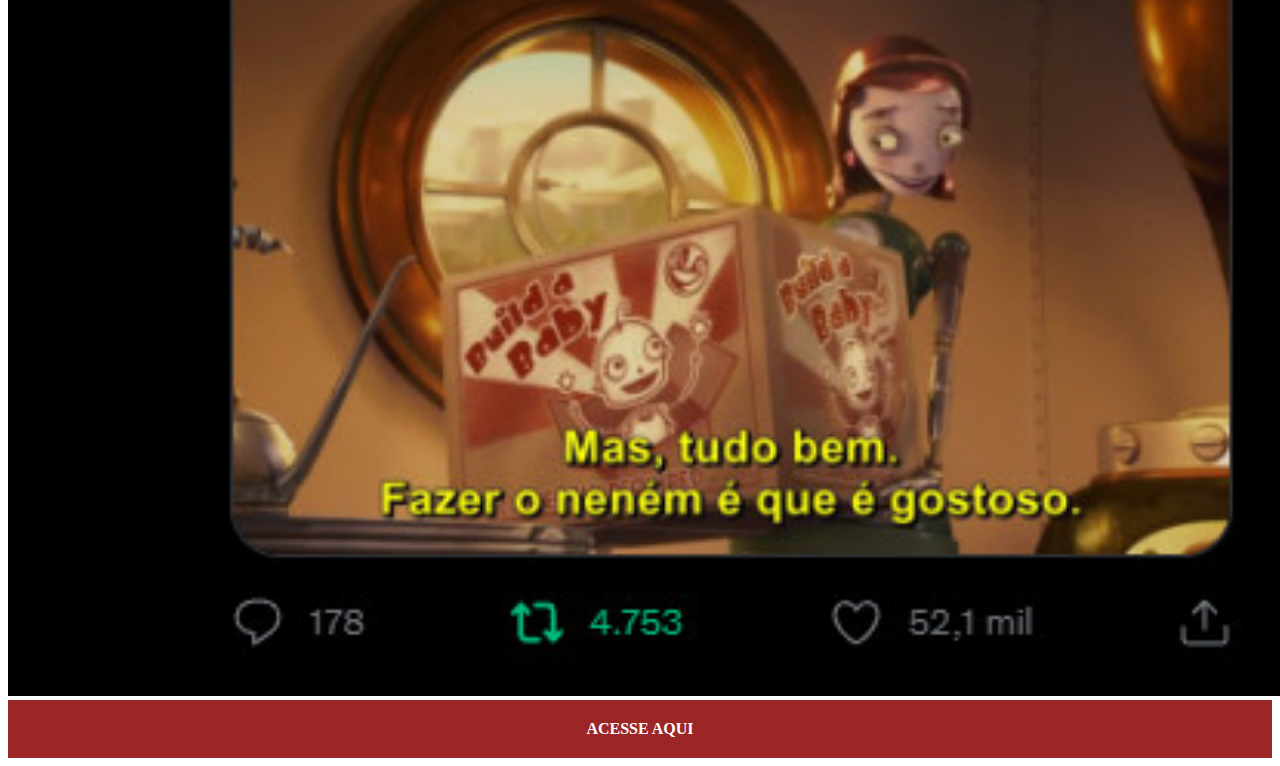
<file: twitter.html>
<!DOCTYPE html>
<html lang="pt-br">
<head>
    <meta charset="UTF-8">
    <meta http-equiv="X-UA-Compatible" content="IE=edge">
    <meta name="viewport" content="width=device-width, initial-scale=1.0">
    <title>twitter</title>
    <link rel="stylesheet" href="estilos/social.css">
</head>
<body>
    <img src="pacote-d013/imagens/tela-twitter.jpg" alt="twitter">
    <a href="https://twitter.com/fmedeirost" target="_blank">ACESSE AQUI</a>
</body>
</html>
</file>
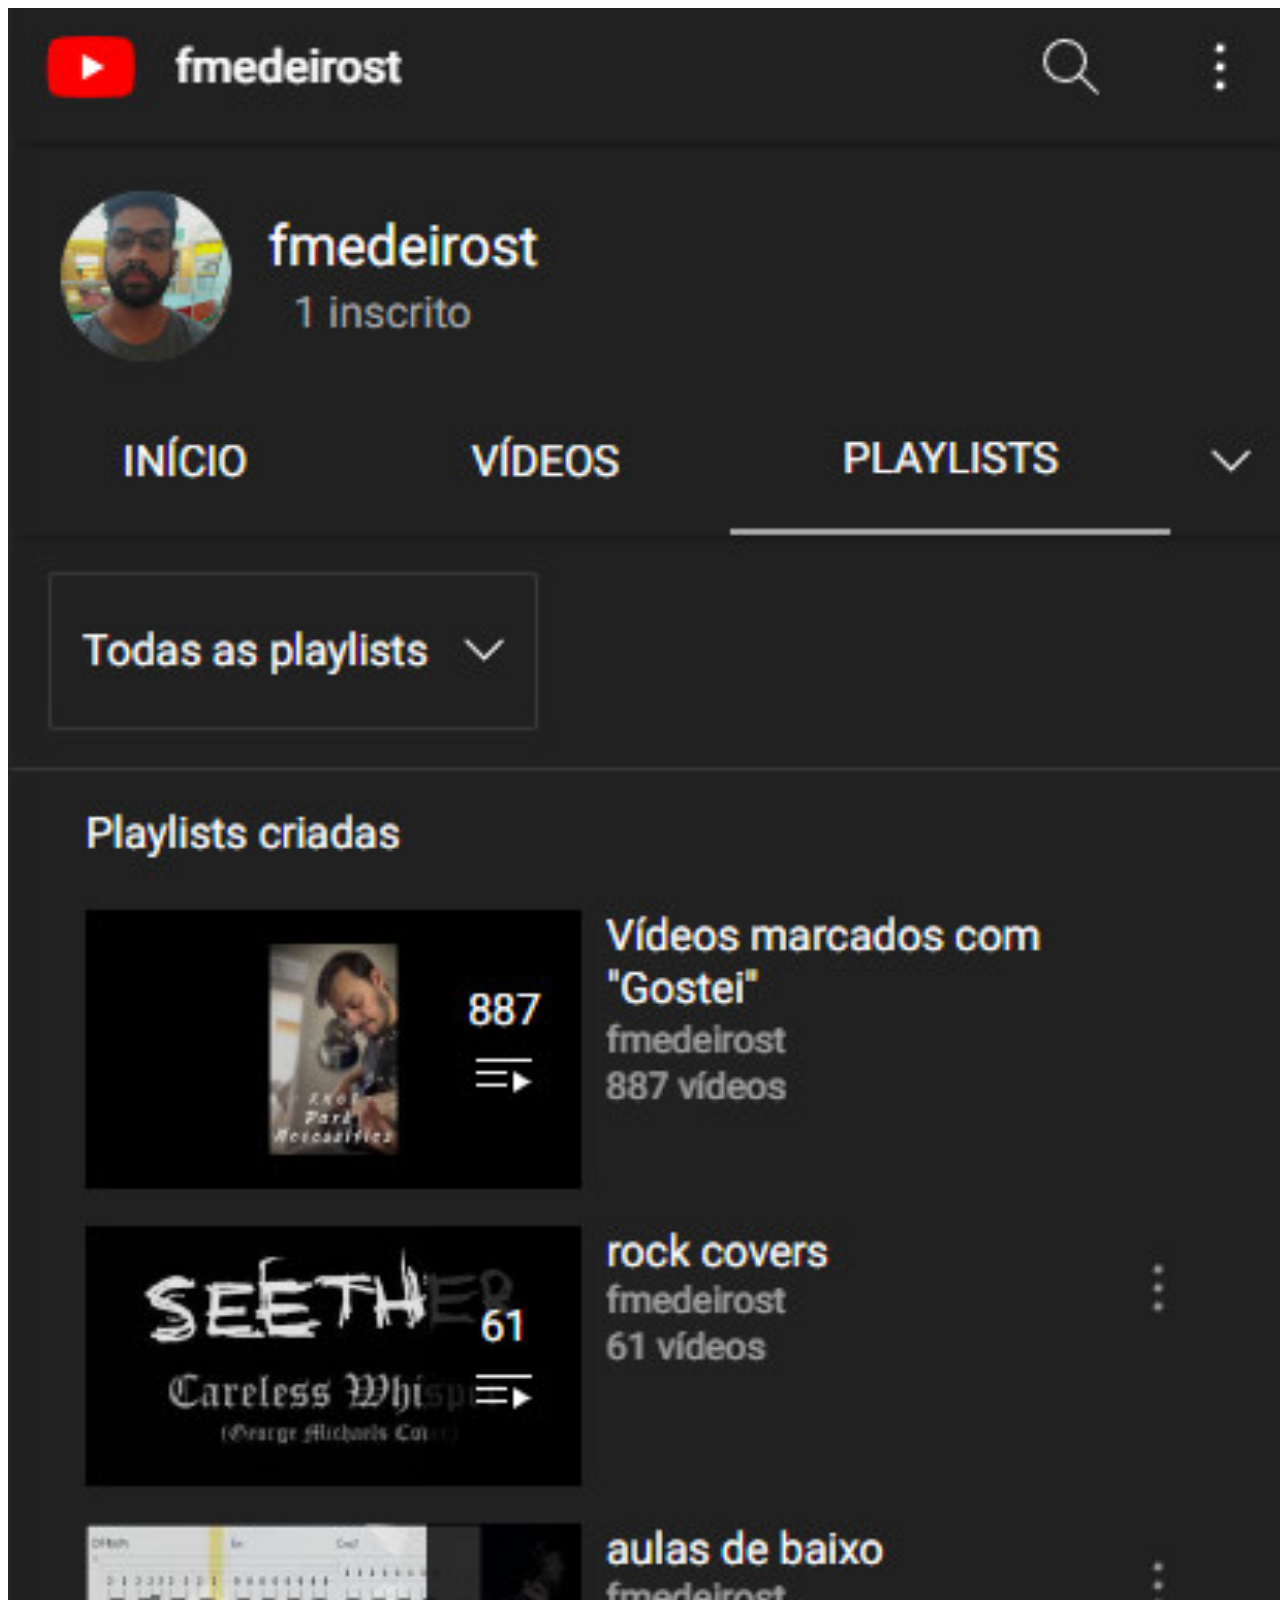
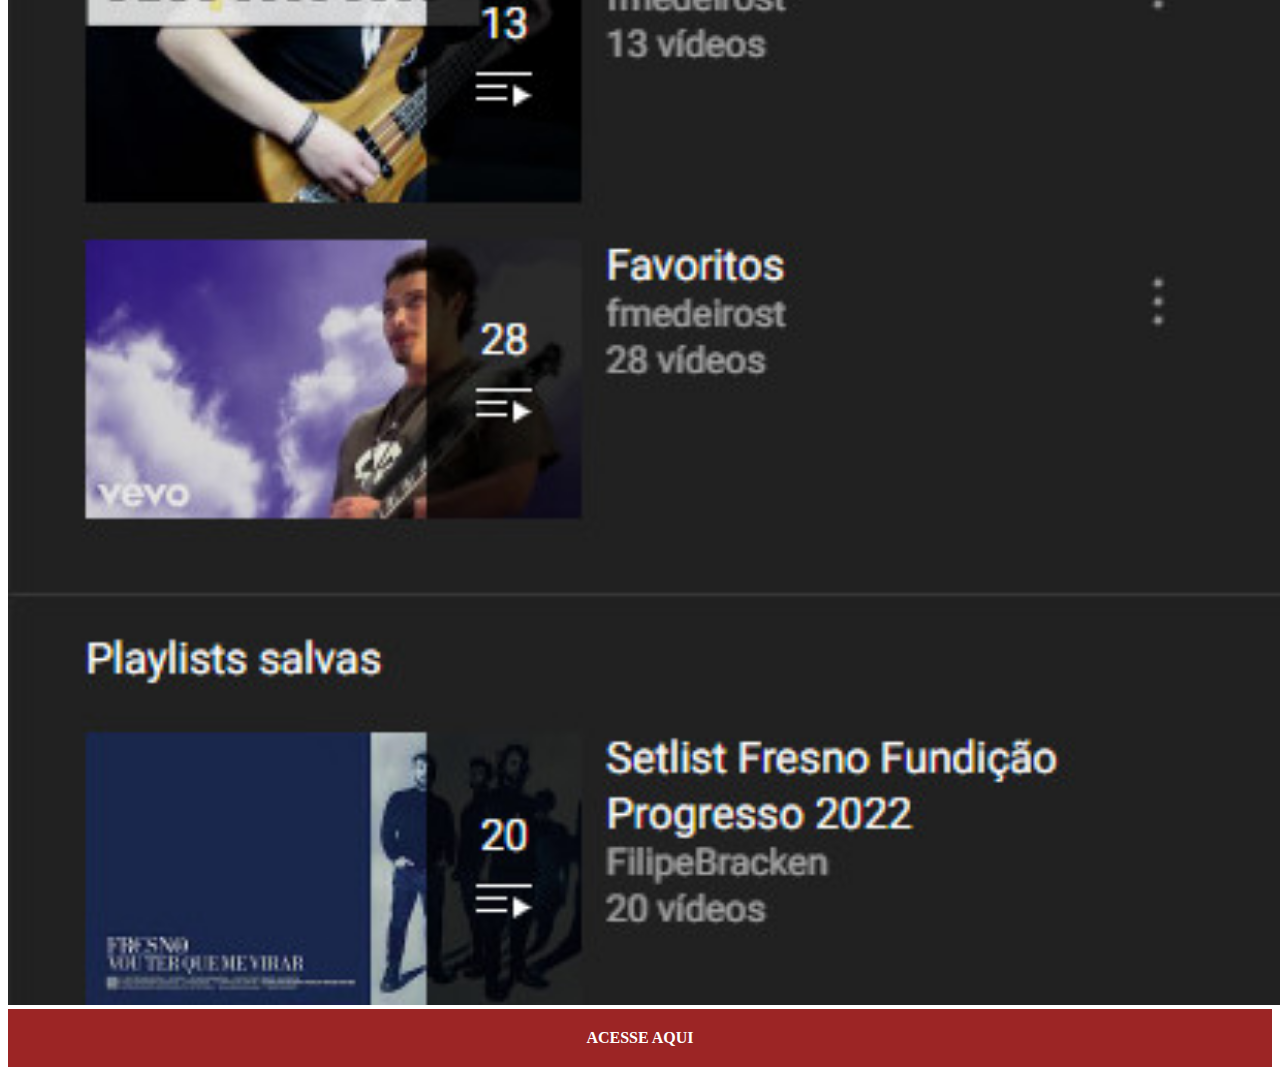
<file: youtube.html>
<!DOCTYPE html>
<html lang="pt-br">
<head>
    <meta charset="UTF-8">
    <meta http-equiv="X-UA-Compatible" content="IE=edge">
    <meta name="viewport" content="width=device-width, initial-scale=1.0">
    <title>youtube</title>
    <link rel="stylesheet" href="estilos/social.css">
</head>
<body>
    <img src="pacote-d013/imagens/tela-youtube.jpg" alt="youtube">
    <a href="https://www.youtube.com/channel/UCVJBn8RwqM1-MXNS7ZGk-Yg" target="_blank">ACESSE AQUI</a>
</body>
</html>
</file>
<file: estilos/estilo.css>
@charset "UTF-8";

* {
    margin: 0px;
    padding: 0px;
    font-family: Arial, Helvetica, sans-serif;
}

html, body {
    margin: 0px;
    padding: 0px;
    height: 100vh;
    width: 100vw;
    background-color: #000000ce;
}

body {
    background: url('../pacote-d013/imagens/fundo-madeira.jpg') no-repeat top center;
    background-size: cover;
    background-attachment: fixed;
}

main {
    position: relative;
    height: 100vh;
}

section#telefone {
    position: absolute;
    top: 50%;
    left: 50%;
    transform: translate(-50%,-50%);

    height: 627px;
    width: 311px;
    background:  url('../pacote-d013/imagens/frame-iphone.png') no-repeat;
}

iframe#tela {
    position: relative;
    top: 80px;
    left: 21px;
    width: 269px;
    height: 471px;
}

section#redes-sociais {
    text-align: right;
}

section#redes-sociais img {
    width: 50px;
    margin: 5px;
    border-radius: 50%;
    box-shadow: 2px 5px 5px #00000088;
    box-sizing: border-box;
}

section#redes-sociais img:hover {
    border: 2px solid #ffffffb7;
    transform: translate(-5px, -5px);
    box-shadow: 5px 5px 10px #000000cc;
    transition: transform .3s, border 1s, ;
}
</file>
<file: estilos/social.css>
@charset "UTF-8"

* {
    padding: 0px;
    margin: 0px;
    font-family:Arial, Helvetica, sans-serif;
}

::-webkit-scrollbar {
    width: 0px;
    height: 0px;
}

img {
    width: 100vw;
}
a {
    display: block;
    color: #ffffff;
    background-color: #8b0000da;
    padding: 20px;
    text-align: center;
    font-weight: bolder;
    text-decoration: none;
}

a:hover {
    background-color: #ff0000;
}
</file>
